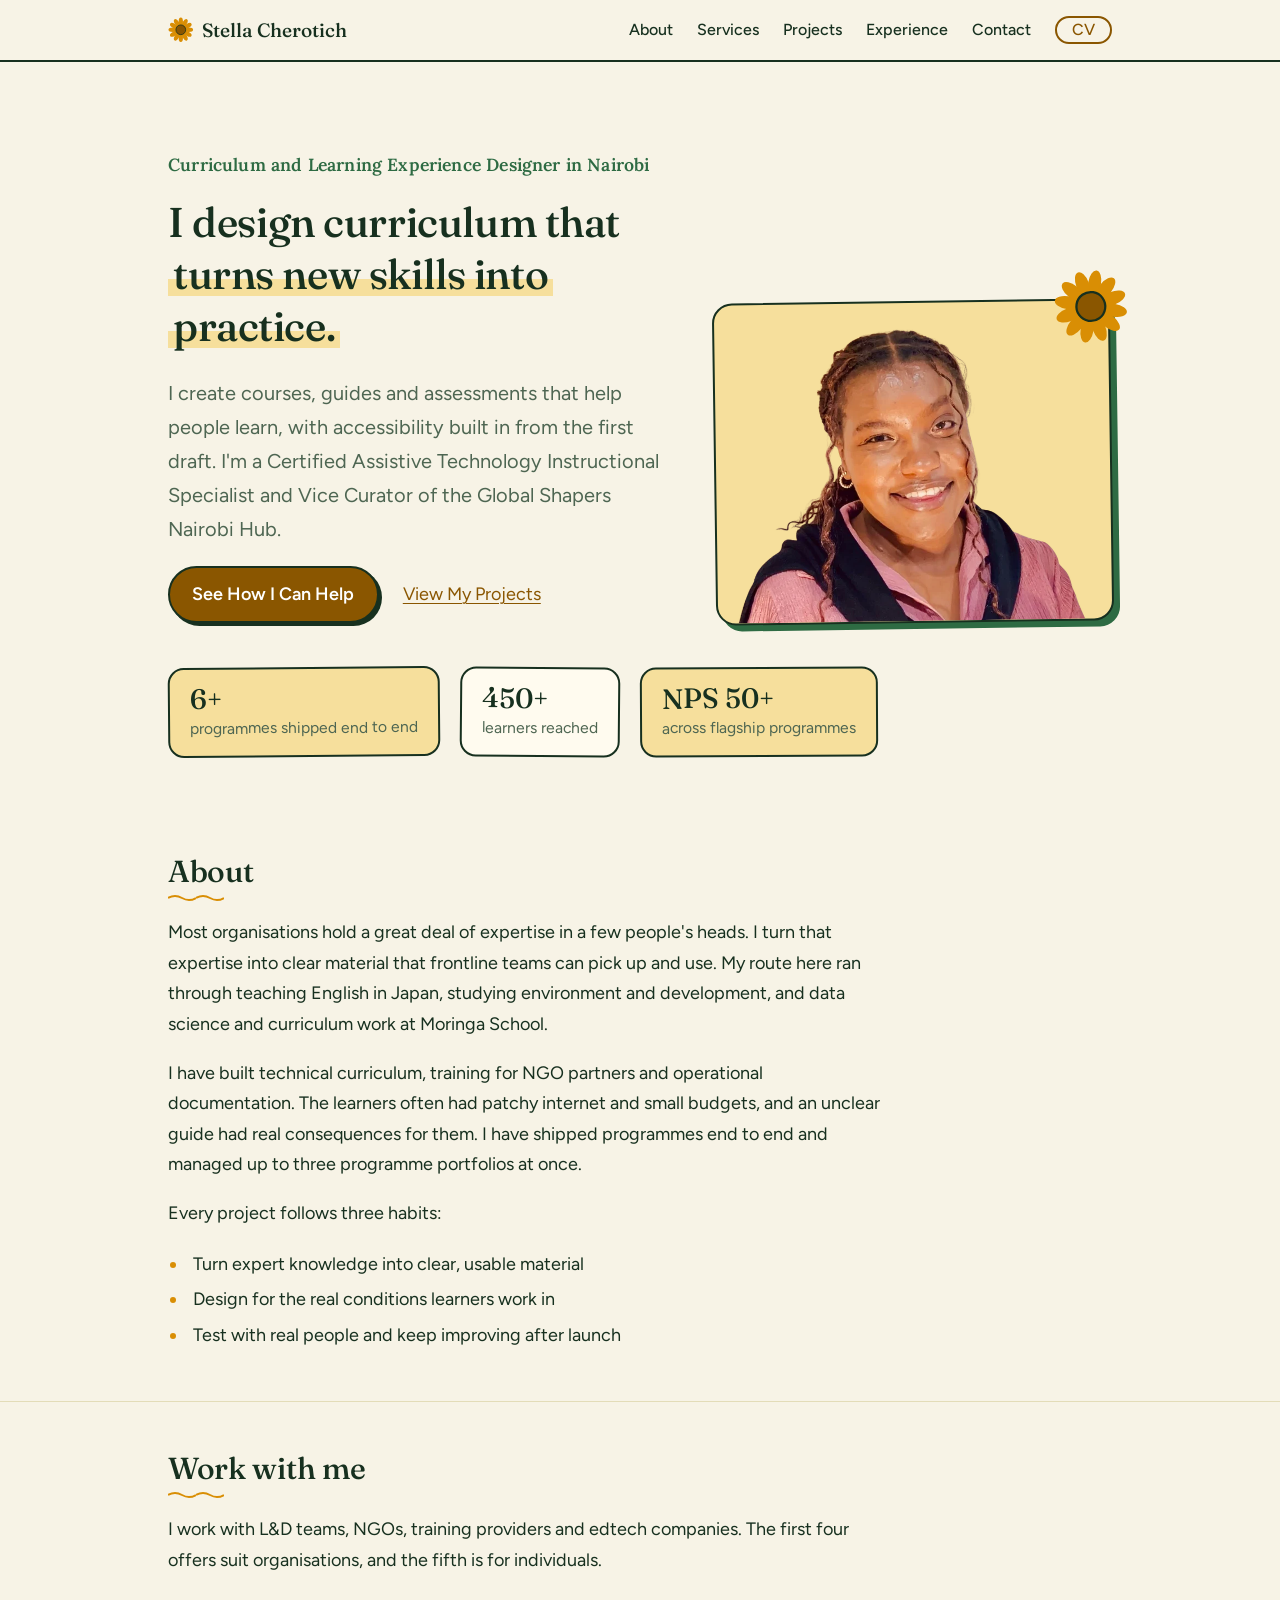
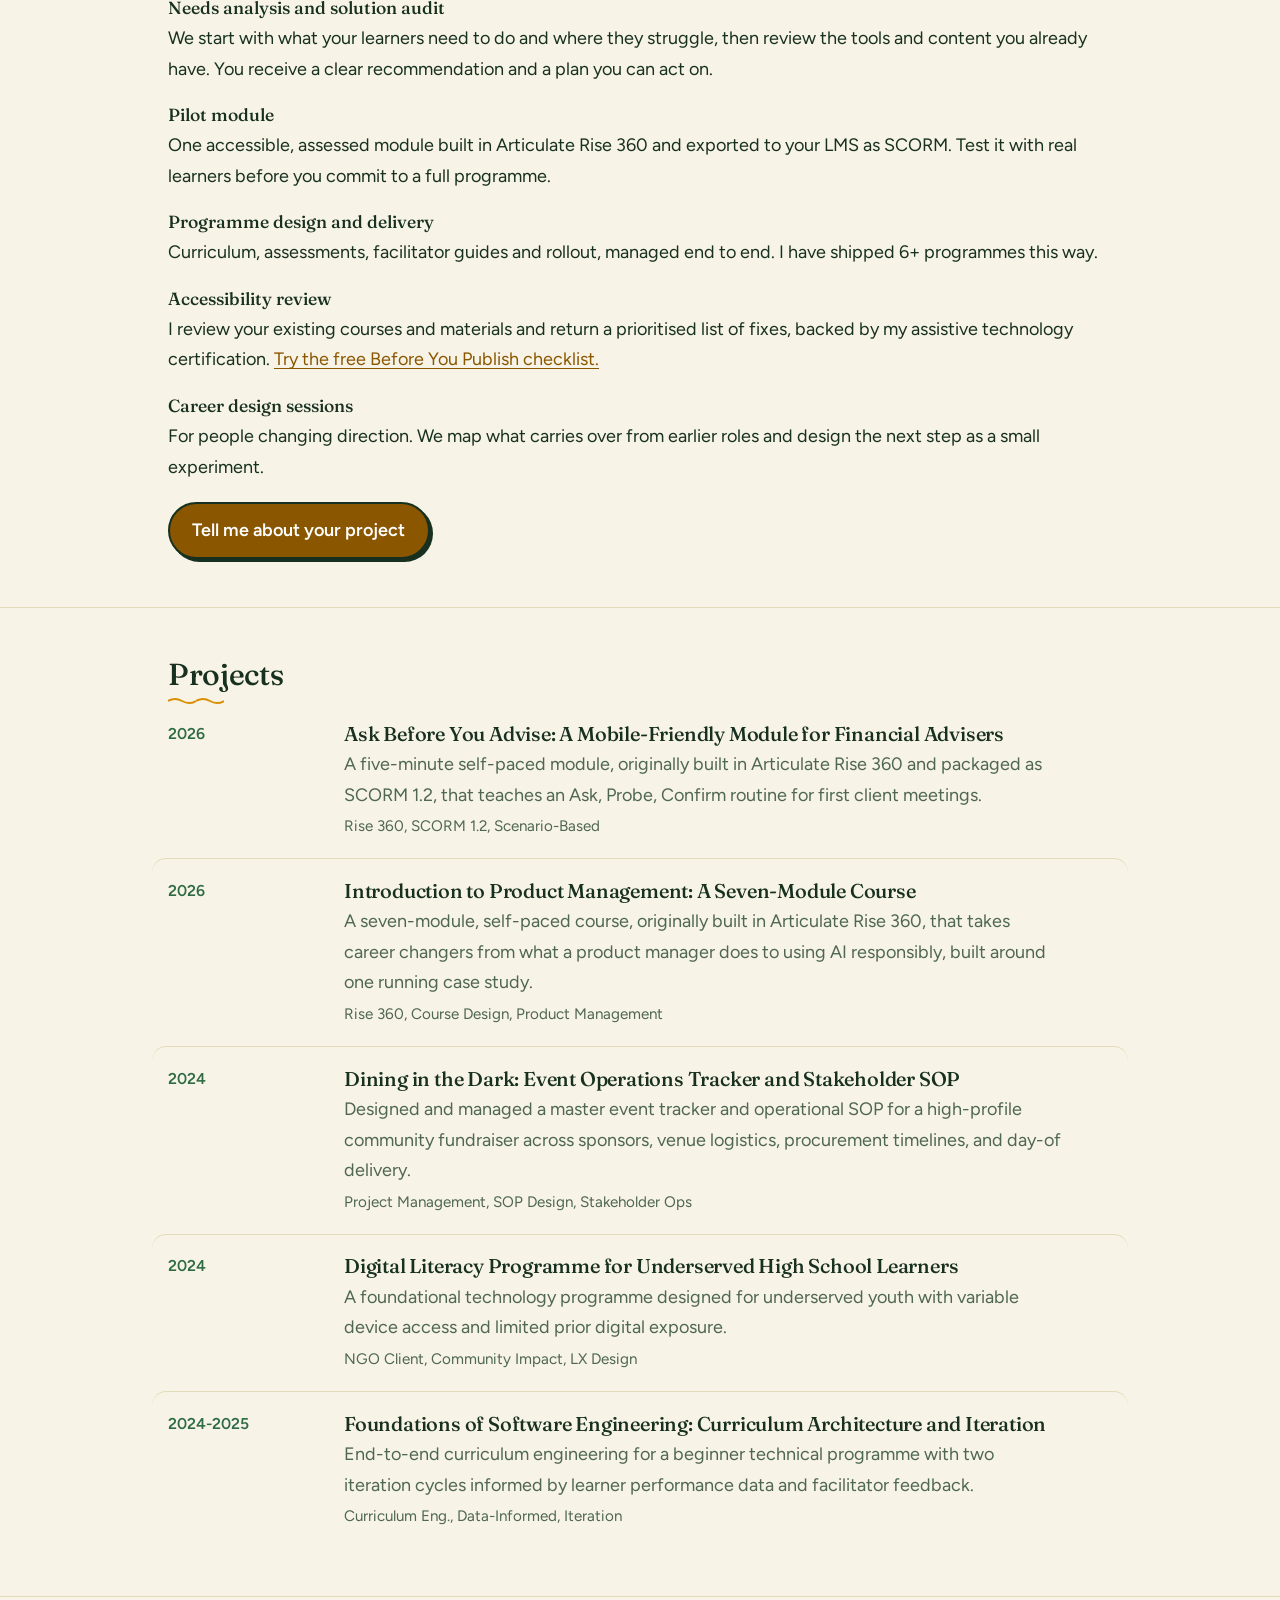
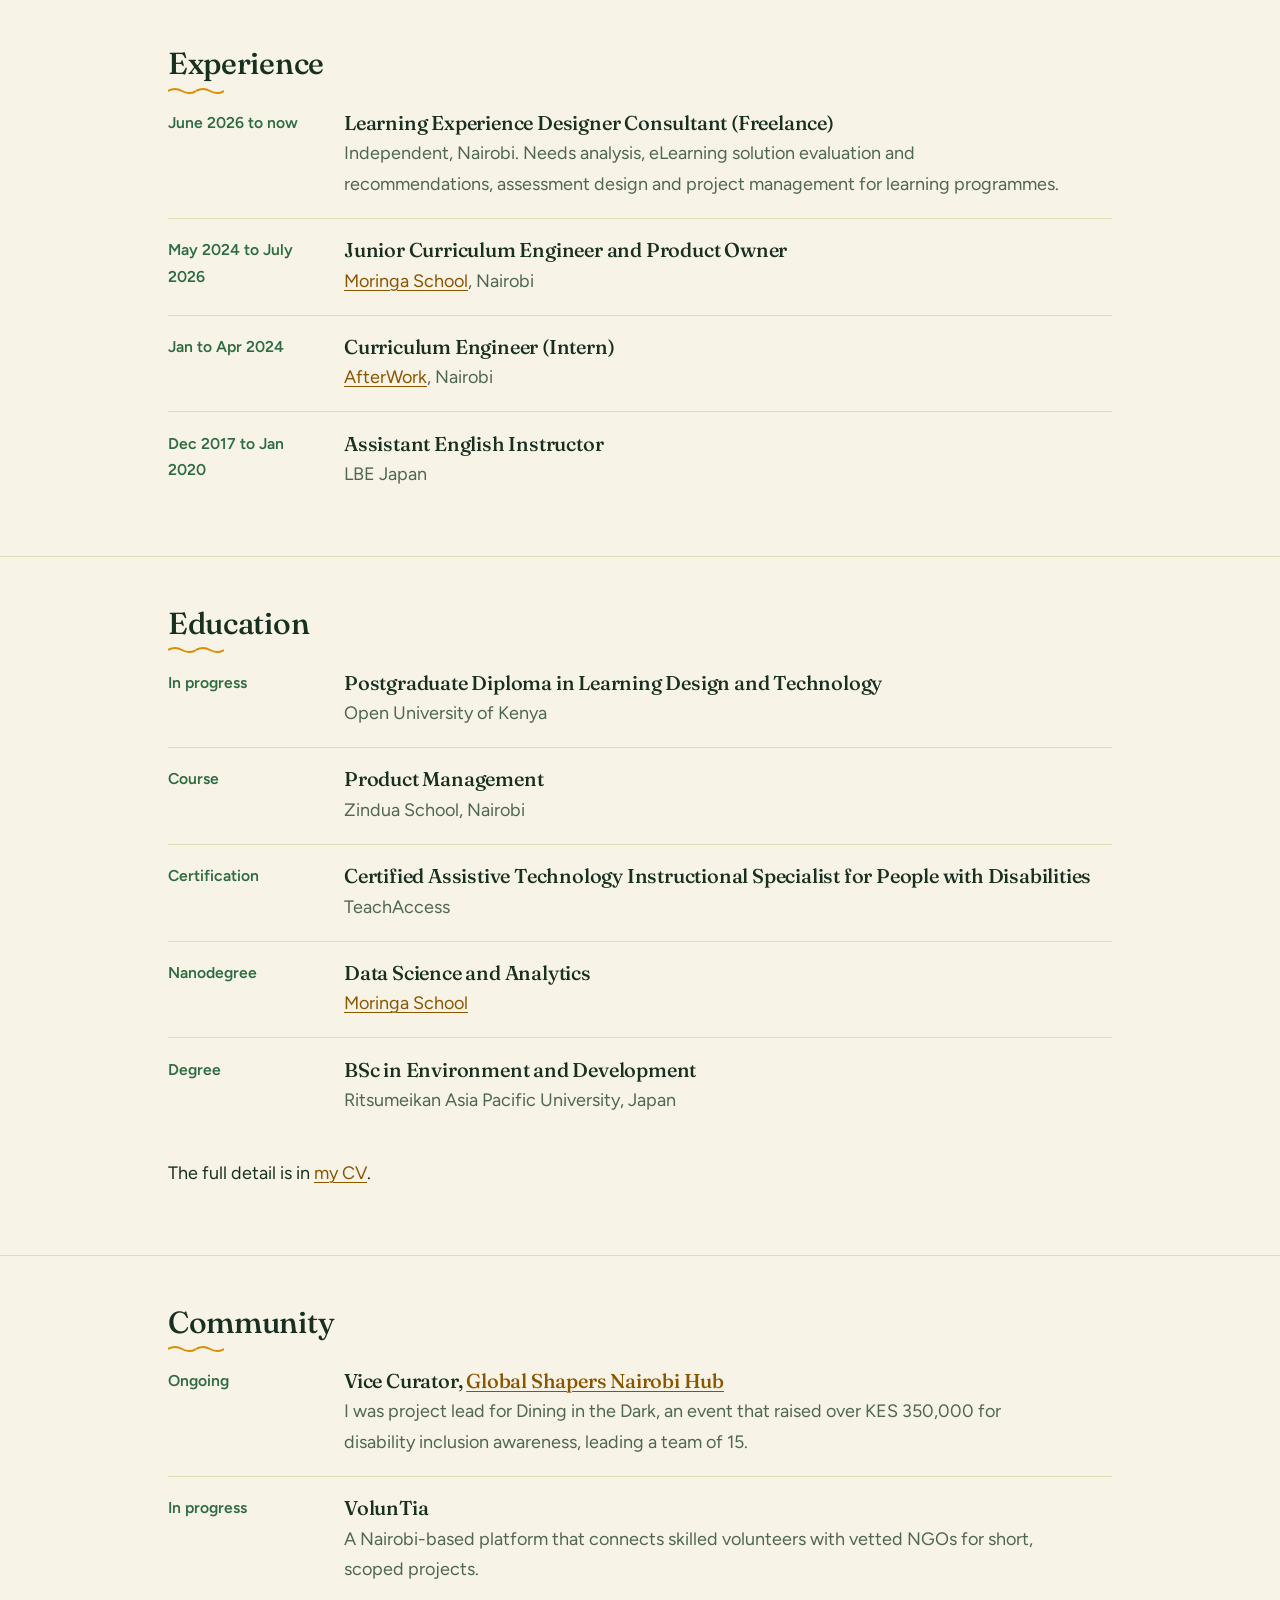
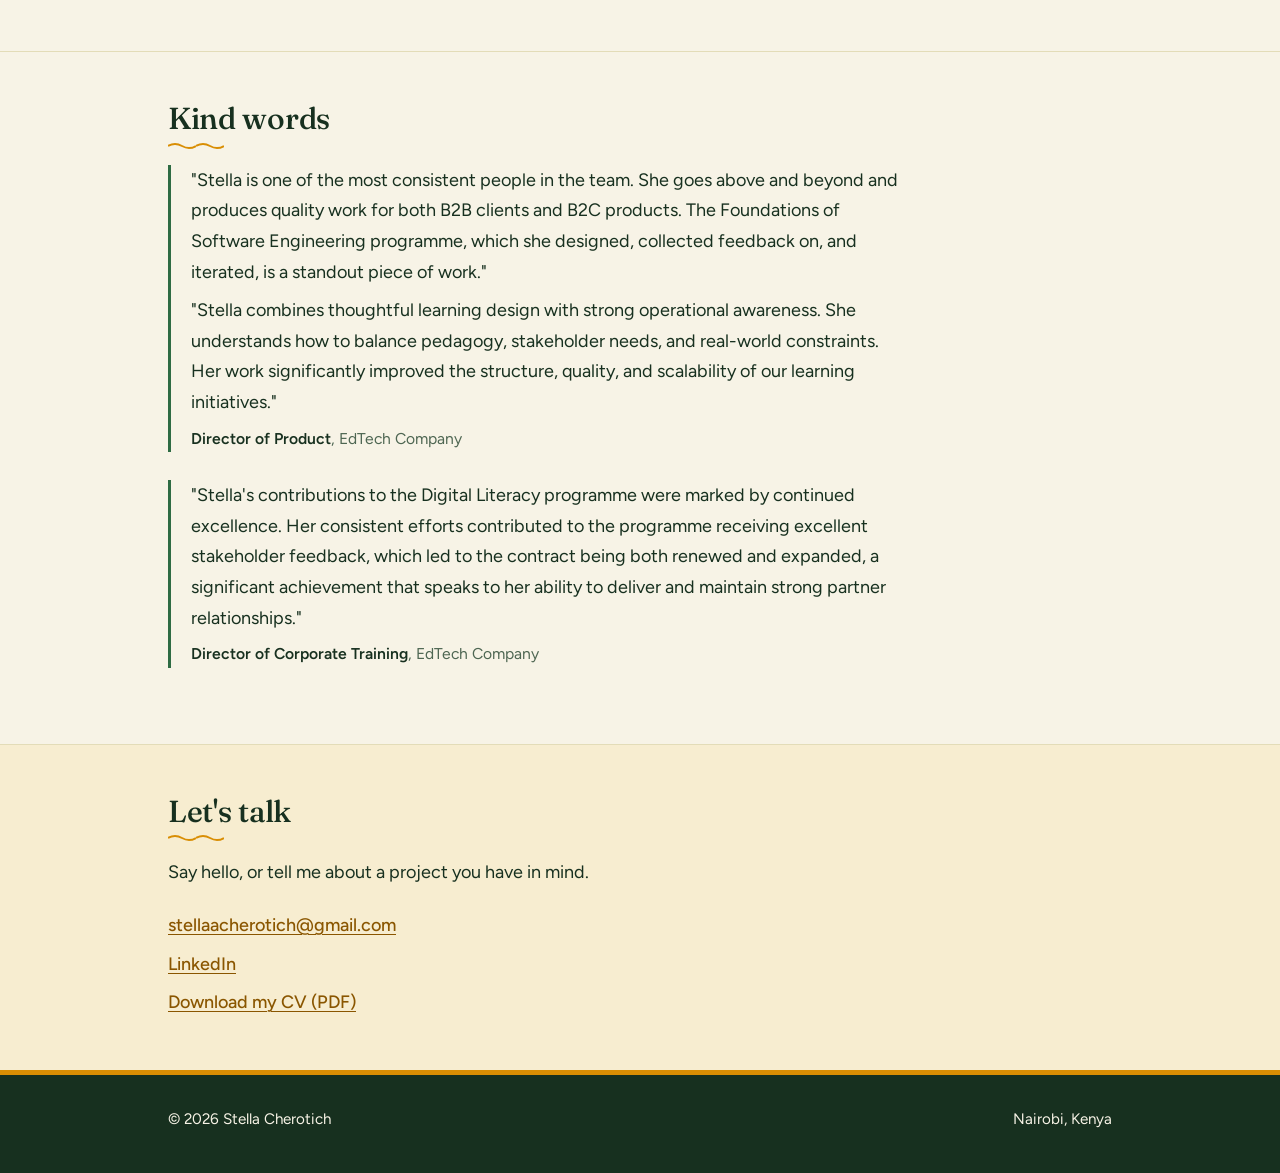
<file: index.html>
<!DOCTYPE html>
<html lang="en">
<head>
<meta charset="UTF-8">
<meta name="viewport" content="width=device-width, initial-scale=1.0">
<title>Stella Cherotich | Nairobi, Kenya</title>
<meta name="description" content="Stella Cherotich is a curriculum and learning experience designer in Nairobi, Kenya. She creates accessible courses, guides and assessments for teams, NGOs and training programmes.">
<link rel="canonical" href="https://stellacherotich.com/">
<meta property="og:type" content="website">
<meta property="og:site_name" content="Stella Cherotich">
<meta property="og:title" content="Stella Cherotich | Curriculum and Learning Experience Designer in Nairobi">
<meta property="og:description" content="Stella Cherotich is a curriculum and learning experience designer in Nairobi, Kenya. She creates accessible courses, guides and assessments for teams, NGOs and training programmes.">
<meta property="og:url" content="https://stellacherotich.com/">
<meta property="og:image" content="https://stellacherotich.com/images/og-home.jpg">
<meta property="og:image:width" content="1200">
<meta property="og:image:height" content="630">
<meta property="og:image:alt" content="Stella Cherotich smiling beside the line: I design curriculum that turns new skills into practice.">
<meta name="twitter:card" content="summary_large_image">
<meta name="twitter:title" content="Stella Cherotich | Curriculum and Learning Experience Designer in Nairobi">
<meta name="twitter:description" content="Stella Cherotich is a curriculum and learning experience designer in Nairobi, Kenya. She creates accessible courses, guides and assessments for teams, NGOs and training programmes.">
<meta name="twitter:image" content="https://stellacherotich.com/images/og-home.jpg">
<link rel="icon" href="data:image/svg+xml,<svg xmlns='http://www.w3.org/2000/svg' viewBox='0 0 32 32'><text y='26' font-size='28'>&#x1F33B;</text></svg>">
<link rel="preconnect" href="https://fonts.googleapis.com">
<link rel="preconnect" href="https://fonts.gstatic.com" crossorigin>
<link href="https://fonts.googleapis.com/css2?family=Fraunces:opsz,wght@9..144,400;9..144,500&family=Figtree:wght@400;500;600&family=Lora:wght@600&display=swap" rel="stylesheet">
<link rel="stylesheet" href="/style.css">
</head>
<body>
<a class="skip" href="#main">Skip to content</a>

<svg width="0" height="0" style="position:absolute" aria-hidden="true" focusable="false"><symbol id="sunflower" viewBox="0 0 100 100"><g fill="#D98E04"><ellipse cx="50" cy="19" rx="8.5" ry="17"/><ellipse cx="50" cy="19" rx="8.5" ry="17" transform="rotate(30 50 50)"/><ellipse cx="50" cy="19" rx="8.5" ry="17" transform="rotate(60 50 50)"/><ellipse cx="50" cy="19" rx="8.5" ry="17" transform="rotate(90 50 50)"/><ellipse cx="50" cy="19" rx="8.5" ry="17" transform="rotate(120 50 50)"/><ellipse cx="50" cy="19" rx="8.5" ry="17" transform="rotate(150 50 50)"/><ellipse cx="50" cy="19" rx="8.5" ry="17" transform="rotate(180 50 50)"/><ellipse cx="50" cy="19" rx="8.5" ry="17" transform="rotate(210 50 50)"/><ellipse cx="50" cy="19" rx="8.5" ry="17" transform="rotate(240 50 50)"/><ellipse cx="50" cy="19" rx="8.5" ry="17" transform="rotate(270 50 50)"/><ellipse cx="50" cy="19" rx="8.5" ry="17" transform="rotate(300 50 50)"/><ellipse cx="50" cy="19" rx="8.5" ry="17" transform="rotate(330 50 50)"/></g><circle cx="50" cy="50" r="19" fill="#8A5600"/><circle cx="50" cy="50" r="19" fill="none" stroke="#17301F" stroke-width="3"/></symbol></svg>

<header class="site-nav" id="main-nav"><div class="wrap">
  <a href="#home" class="brand"><svg class="brand-icon" viewBox="0 0 100 100" aria-hidden="true" focusable="false"><use href="#sunflower"/></svg>Stella Cherotich</a>
  <button class="nav-toggle" id="nav-toggle" type="button" aria-expanded="false" aria-controls="nav-links">Menu</button>
  <ul class="nav-links" id="nav-links">
    <li><a href="#about">About</a></li>
    <li><a href="#services">Services</a></li>
    <li><a href="#projects">Projects</a></li>
    <li><a href="#work">Experience</a></li>
    <li><a href="#contact">Contact</a></li>
    <li><a class="cv" href="/Stella-Cherotich-Kitur-CV.pdf" target="_blank" rel="noopener">CV</a></li>
  </ul>
</div></header>

<main id="main">
<section class="hero" id="home"><div class="wrap">
  <div class="hero-grid">
    <div class="hero-text">
      <p class="hello">Curriculum and Learning Experience Designer in Nairobi</p>
      <h1>I design curriculum that <span class="hl">turns new skills into practice.</span></h1>
      <p class="lede">I create courses, guides and assessments that help people learn, with accessibility built in from the first draft. I'm a Certified Assistive Technology Instructional Specialist and Vice Curator of the Global Shapers Nairobi Hub.</p>
      <div class="actions"><a class="btn" href="#services">See How I Can Help</a><a href="#projects">View My Projects</a></div>
    </div>
    <div class="portrait-wrap">
      <figure class="portrait"><img src="/images/stella-cherotich.webp" width="720" height="580" alt="Portrait of Stella Cherotich, smiling" fetchpriority="high"></figure>
      <svg class="sticker" viewBox="0 0 100 100" aria-hidden="true" focusable="false"><use href="#sunflower"/></svg>
    </div>
  </div>
  <ul class="results" aria-label="Results so far">
    <li><b>6+</b><span>programmes shipped end to end</span></li>
    <li><b>450+</b><span>learners reached</span></li>
    <li><b>NPS 50+</b><span>across flagship programmes</span></li>
  </ul>
</div></section>

<section class="block" id="about" aria-labelledby="about-h"><div class="wrap">
  <h2 id="about-h">About</h2>
  <p>Most organisations hold a great deal of expertise in a few people's heads. I turn that expertise into clear material that frontline teams can pick up and use. My route here ran through teaching English in Japan, studying environment and development, and data science and curriculum work at Moringa School.</p>
  <p>I have built technical curriculum, training for NGO partners and operational documentation. The learners often had patchy internet and small budgets, and an unclear guide had real consequences for them. I have shipped programmes end to end and managed up to three programme portfolios at once.</p>
  <p>Every project follows three habits:</p>
  <ul class="goals">
    <li>Turn expert knowledge into clear, usable material</li>
    <li>Design for the real conditions learners work in</li>
    <li>Test with real people and keep improving after launch</li>
  </ul>
</div></section>

<section class="block" id="services" aria-labelledby="services-h"><div class="wrap">
  <h2 id="services-h">Work with me</h2>
  <p>I work with L&amp;D teams, NGOs, training providers and edtech companies. The first four offers suit organisations, and the fifth is for individuals.</p>
  <ul class="services">
    <li><strong>Needs analysis and solution audit</strong>We start with what your learners need to do and where they struggle, then review the tools and content you already have. You receive a clear recommendation and a plan you can act on.</li>
    <li><strong>Pilot module</strong>One accessible, assessed module built in Articulate Rise 360 and exported to your LMS as SCORM. Test it with real learners before you commit to a full programme.</li>
    <li><strong>Programme design and delivery</strong>Curriculum, assessments, facilitator guides and rollout, managed end to end. I have shipped 6+ programmes this way.</li>
    <li><strong>Accessibility review</strong>I review your existing courses and materials and return a prioritised list of fixes, backed by my assistive technology certification. <a href="/checklist/" target="_blank" rel="noopener">Try the free Before You Publish checklist.</a></li>
    <li><strong>Career design sessions</strong>For people changing direction. We map what carries over from earlier roles and design the next step as a small experiment.</li>
  </ul>
  <div class="actions"><a class="btn" href="mailto:stellaacherotich@gmail.com?subject=Learning%20design%20project" target="_blank" rel="noopener">Tell me about your project</a></div>
</div></section>

<section class="block" id="projects" aria-labelledby="projects-h"><div class="wrap">
  <h2 id="projects-h">Projects</h2>
  <div class="list" id="work-grid"><noscript><p><a href="/work/ask-before-you-advise/">Ask Before You Advise</a>, <a href="/work/dining-in-the-dark-event-ops-tracker/">Dining in the Dark</a>, <a href="/work/digital-literacy-programme/">Digital Literacy Programme</a>, <a href="/work/foundations-software-engineering/">Foundations of Software Engineering</a>.</p></noscript></div>
</div></section>

<section class="block" id="work" aria-labelledby="work-h"><div class="wrap">
  <h2 id="work-h">Experience</h2>
  <div class="list">
    <div class="row"><span class="row-date">June 2026 to now</span><div><h3 class="row-title">Learning Experience Designer Consultant (Freelance)</h3><p class="row-sub">Independent, Nairobi. Needs analysis, eLearning solution evaluation and recommendations, assessment design and project management for learning programmes.</p></div></div>
    <div class="row"><span class="row-date">May 2024 to July 2026</span><div><h3 class="row-title">Junior Curriculum Engineer and Product Owner</h3><p class="row-sub"><a href="https://moringaschool.com/" target="_blank" rel="noopener">Moringa School</a>, Nairobi</p></div></div>
    <div class="row"><span class="row-date">Jan to Apr 2024</span><div><h3 class="row-title">Curriculum Engineer (Intern)</h3><p class="row-sub"><a href="https://www.afterwork.ai/" target="_blank" rel="noopener">AfterWork</a>, Nairobi</p></div></div>
    <div class="row"><span class="row-date">Dec 2017 to Jan 2020</span><div><h3 class="row-title">Assistant English Instructor</h3><p class="row-sub">LBE Japan</p></div></div>
  </div>
</div></section>

<section class="block" id="education" aria-labelledby="edu-h"><div class="wrap">
  <h2 id="edu-h">Education</h2>
  <div class="list">
    <div class="row"><span class="row-date">In progress</span><div><h3 class="row-title">Postgraduate Diploma in Learning Design and Technology</h3><p class="row-sub">Open University of Kenya</p></div></div>
    <div class="row"><span class="row-date">Course</span><div><h3 class="row-title">Product Management</h3><p class="row-sub">Zindua School, Nairobi</p></div></div>
    <div class="row"><span class="row-date">Certification</span><div><h3 class="row-title">Certified Assistive Technology Instructional Specialist for People with Disabilities</h3><p class="row-sub">TeachAccess</p></div></div>
    <div class="row"><span class="row-date">Nanodegree</span><div><h3 class="row-title">Data Science and Analytics</h3><p class="row-sub"><a href="https://moringaschool.com/" target="_blank" rel="noopener">Moringa School</a></p></div></div>
    <div class="row"><span class="row-date">Degree</span><div><h3 class="row-title">BSc in Environment and Development</h3><p class="row-sub">Ritsumeikan Asia Pacific University, Japan</p></div></div>
  </div>
  <p style="margin-top:1.5rem">The full detail is in <a href="/Stella-Cherotich-Kitur-CV.pdf" target="_blank" rel="noopener">my CV</a>.</p>
</div></section>

<section class="block" id="community" aria-labelledby="comm-h"><div class="wrap">
  <h2 id="comm-h">Community</h2>
  <div class="list">
    <div class="row"><span class="row-date">Ongoing</span><div><h3 class="row-title">Vice Curator, <a href="https://www.globalshapersnairobi.com/" target="_blank" rel="noopener">Global Shapers Nairobi Hub</a></h3><p class="row-sub">I was project lead for Dining in the Dark, an event that raised over KES 350,000 for disability inclusion awareness, leading a team of 15.</p></div></div>
    <div class="row"><span class="row-date">In progress</span><div><h3 class="row-title">VolunTia</h3><p class="row-sub">A Nairobi-based platform that connects skilled volunteers with vetted NGOs for short, scoped projects.</p></div></div>
  </div>
</div></section>

<section class="block" aria-labelledby="kind-h"><div class="wrap">
  <h2 id="kind-h">Kind words</h2>
  <blockquote><p>"Stella is one of the most consistent people in the team. She goes above and beyond and produces quality work for both B2B clients and B2C products. The Foundations of Software Engineering programme, which she designed, collected feedback on, and iterated, is a standout piece of work."</p><p>"Stella combines thoughtful learning design with strong operational awareness. She understands how to balance pedagogy, stakeholder needs, and real-world constraints. Her work significantly improved the structure, quality, and scalability of our learning initiatives."</p><footer><b>Director of Product</b>, EdTech Company</footer></blockquote>
  <blockquote><p>"Stella's contributions to the Digital Literacy programme were marked by continued excellence. Her consistent efforts contributed to the programme receiving excellent stakeholder feedback, which led to the contract being both renewed and expanded, a significant achievement that speaks to her ability to deliver and maintain strong partner relationships."</p><footer><b>Director of Corporate Training</b>, EdTech Company</footer></blockquote>
</div></section>

<section class="block contact" id="contact" aria-labelledby="contact-h"><div class="wrap">
  <h2 id="contact-h">Let's talk</h2>
  <p>Say hello, or tell me about a project you have in mind.</p>
  <ul class="contact-list">
    <li><a href="mailto:stellaacherotich@gmail.com" target="_blank" rel="noopener">stellaacherotich@gmail.com</a></li>
    <li><a href="https://www.linkedin.com/in/stella-cherotich/" target="_blank" rel="noopener">LinkedIn</a></li>
    <li><a href="/Stella-Cherotich-Kitur-CV.pdf" target="_blank" rel="noopener">Download my CV (PDF)</a></li>
  </ul>
</div></section>
</main>

<footer class="site"><div class="wrap"><span>© 2026 Stella Cherotich</span><span>Nairobi, Kenya</span></div></footer>

<script src="/data/projects.js"></script>
<script>
  const grid = document.getElementById('work-grid');
  if (grid && Array.isArray(window.PROJECTS)) {
    const frag = document.createDocumentFragment();
    window.PROJECTS.forEach((p) => {
      const a = document.createElement('a');
      a.className = 'row';
      a.href = `/work/${encodeURIComponent(String(p.slug || ''))}/`;
      const date = document.createElement('span');
      date.className = 'row-date';
      date.textContent = String(p.year || '');
      const body = document.createElement('div');
      const t = document.createElement('h3');
      t.className = 'row-title';
      t.textContent = String(p.title || '');
      const s = document.createElement('p');
      s.className = 'row-sub';
      s.textContent = String(p.summary || '');
      const tags = document.createElement('p');
      tags.className = 'row-tags';
      (Array.isArray(p.tags) ? p.tags : []).forEach((x) => {
        const el = document.createElement('span');
        el.textContent = String(x || '');
        tags.appendChild(el);
      });
      body.append(t, s, tags);
      a.append(date, body);
      frag.appendChild(a);
    });
    grid.replaceChildren(frag);
  }
  const toggle = document.getElementById('nav-toggle');
  const navLinks = document.getElementById('nav-links');
  function setMenu(open) {
    navLinks.classList.toggle('open', open);
    toggle.setAttribute('aria-expanded', String(open));
  }
  toggle.addEventListener('click', () => setMenu(!navLinks.classList.contains('open')));
  navLinks.querySelectorAll('a').forEach((a) => a.addEventListener('click', () => setMenu(false)));
  document.addEventListener('keydown', (e) => { if (e.key === 'Escape') setMenu(false); });
</script>
</body>
</html>
</file>
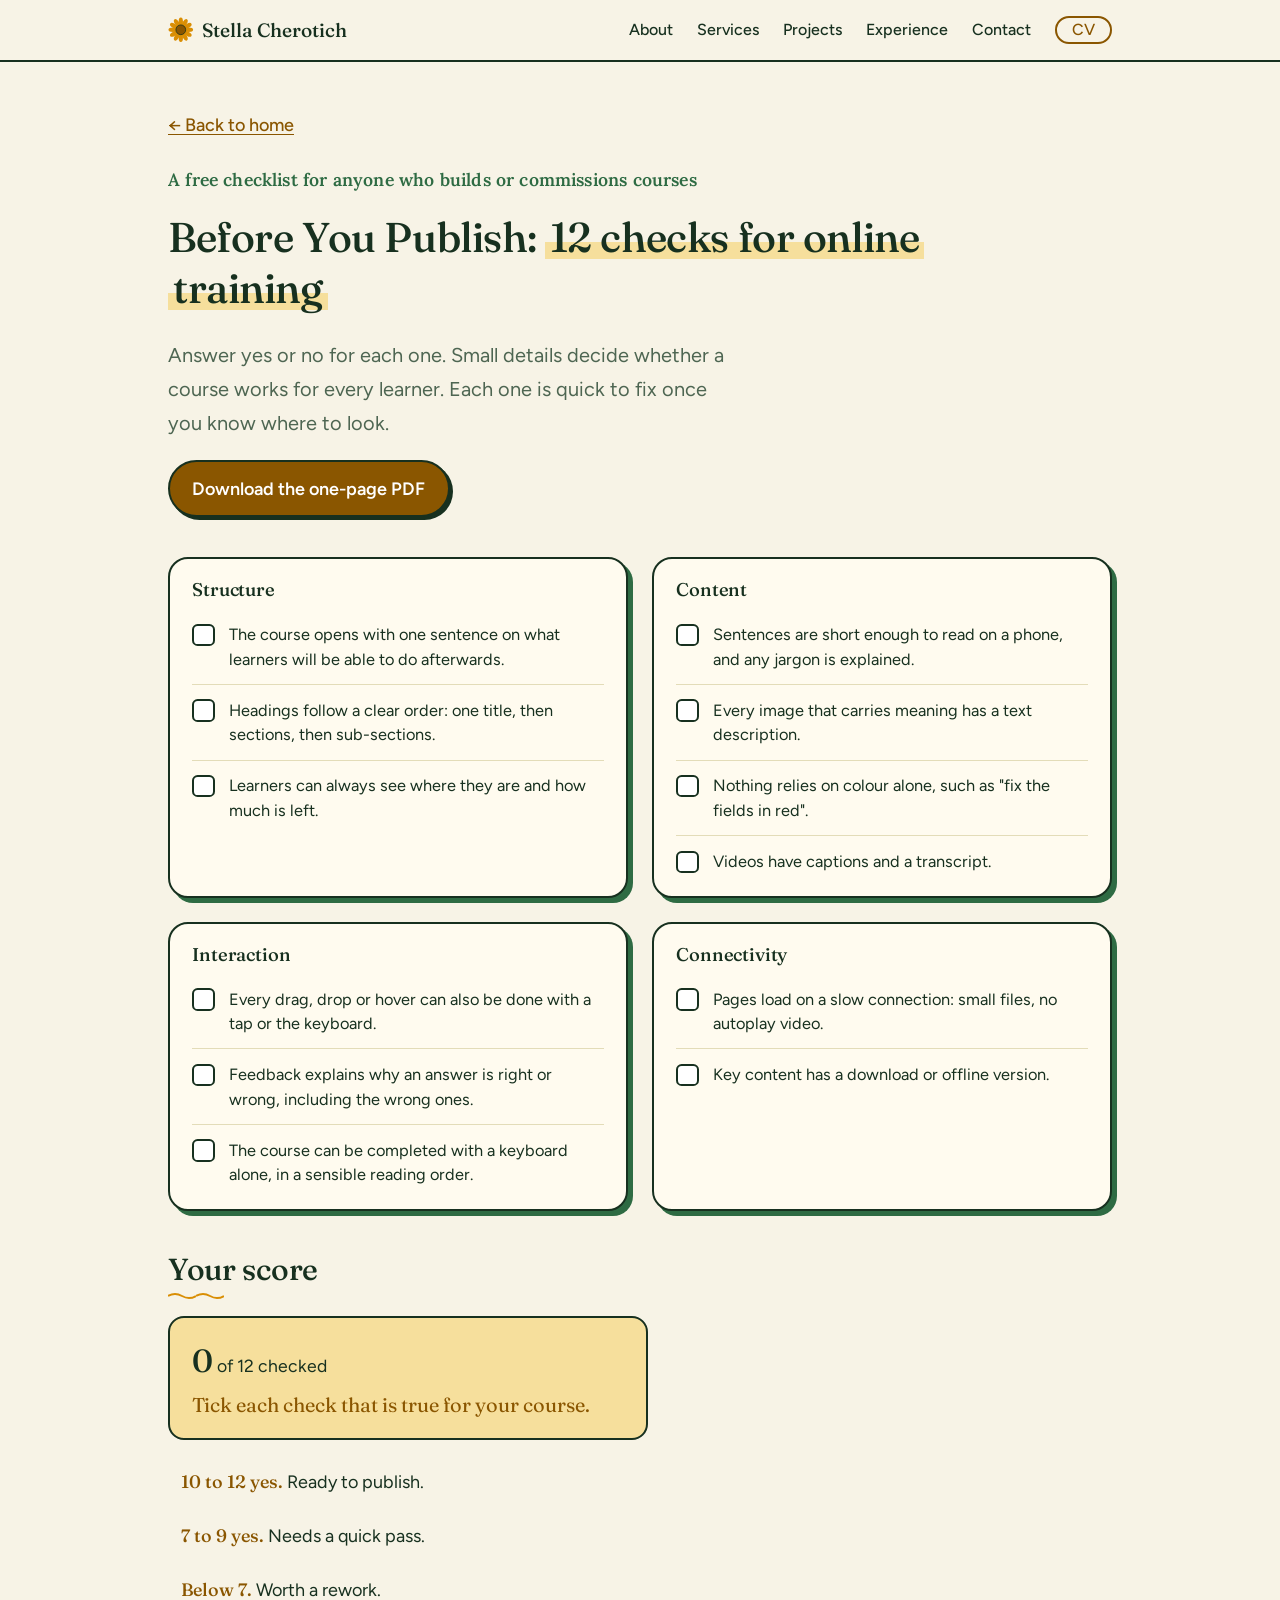
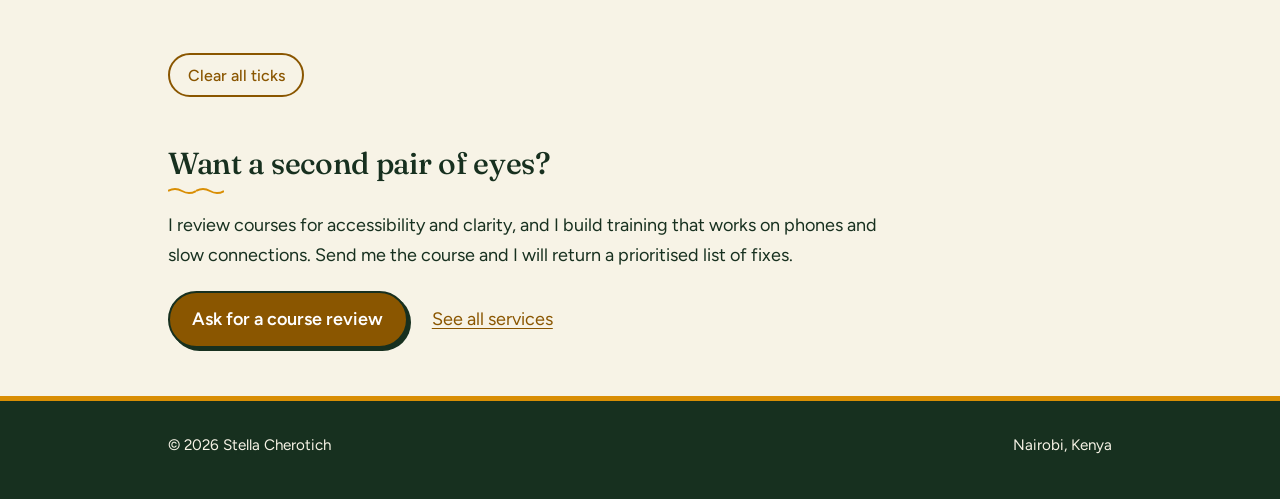
<file: checklist/index.html>
<!doctype html>
<html lang="en">
<head>
<meta charset="utf-8">
<meta name="viewport" content="width=device-width,initial-scale=1">
<title>Before You Publish: 12 Checks for Online Training | Stella Cherotich</title>
<meta name="description" content="A free one-page checklist for anyone who builds or commissions online courses. Twelve yes or no checks on structure, content, interaction and connectivity.">
<link rel="canonical" href="https://stellacherotich.com/checklist/">
<meta property="og:type" content="article">
<meta property="og:site_name" content="Stella Cherotich">
<meta property="og:title" content="Before You Publish: 12 Checks for Online Training | Stella Cherotich">
<meta property="og:description" content="A free one-page checklist for anyone who builds or commissions online courses. Twelve yes or no checks on structure, content, interaction and connectivity.">
<meta property="og:url" content="https://stellacherotich.com/checklist/">
<meta property="og:image" content="https://stellacherotich.com/images/og-home.jpg">
<meta property="og:image:width" content="1200">
<meta property="og:image:height" content="630">
<meta name="twitter:card" content="summary_large_image">
<meta name="twitter:title" content="Before You Publish: 12 Checks for Online Training | Stella Cherotich">
<meta name="twitter:description" content="A free one-page checklist for anyone who builds or commissions online courses. Twelve yes or no checks on structure, content, interaction and connectivity.">
<meta name="twitter:image" content="https://stellacherotich.com/images/og-home.jpg">
<link rel="preconnect" href="https://fonts.googleapis.com">
<link rel="preconnect" href="https://fonts.gstatic.com" crossorigin>
<link href="https://fonts.googleapis.com/css2?family=Fraunces:opsz,wght@9..144,400;9..144,500&family=Figtree:wght@400;500;600&family=Lora:wght@600&display=swap" rel="stylesheet">
<link rel="stylesheet" href="/style.css">
</head>
<body>
<a class="skip" href="#main">Skip to content</a>
<header class="site-nav" id="main-nav"><div class="wrap">
  <a href="/" class="brand"><svg class="brand-icon" viewBox="0 0 100 100" aria-hidden="true" focusable="false"><g fill="#D98E04"><ellipse cx="50" cy="19" rx="8.5" ry="17" transform="rotate(0 50 50)"/><ellipse cx="50" cy="19" rx="8.5" ry="17" transform="rotate(30 50 50)"/><ellipse cx="50" cy="19" rx="8.5" ry="17" transform="rotate(60 50 50)"/><ellipse cx="50" cy="19" rx="8.5" ry="17" transform="rotate(90 50 50)"/><ellipse cx="50" cy="19" rx="8.5" ry="17" transform="rotate(120 50 50)"/><ellipse cx="50" cy="19" rx="8.5" ry="17" transform="rotate(150 50 50)"/><ellipse cx="50" cy="19" rx="8.5" ry="17" transform="rotate(180 50 50)"/><ellipse cx="50" cy="19" rx="8.5" ry="17" transform="rotate(210 50 50)"/><ellipse cx="50" cy="19" rx="8.5" ry="17" transform="rotate(240 50 50)"/><ellipse cx="50" cy="19" rx="8.5" ry="17" transform="rotate(270 50 50)"/><ellipse cx="50" cy="19" rx="8.5" ry="17" transform="rotate(300 50 50)"/><ellipse cx="50" cy="19" rx="8.5" ry="17" transform="rotate(330 50 50)"/></g><circle cx="50" cy="50" r="19" fill="#8A5600"/><circle cx="50" cy="50" r="19" fill="none" stroke="#17301F" stroke-width="3"/></svg>Stella Cherotich</a>
  <button class="nav-toggle" id="nav-toggle" type="button" aria-expanded="false" aria-controls="nav-links">Menu</button>
  <ul class="nav-links" id="nav-links">
    <li><a href="/#about">About</a></li>
    <li><a href="/#services">Services</a></li>
    <li><a href="/#projects">Projects</a></li>
    <li><a href="/#work">Experience</a></li>
    <li><a href="/#contact">Contact</a></li>
    <li><a class="cv" href="/Stella-Cherotich-Kitur-CV.pdf" target="_blank" rel="noopener">CV</a></li>
  </ul>
</div></header>

<main id="main">
<section class="block checklist-page"><div class="wrap">
  <a class="back" href="/">&larr; Back to home</a>
  <p class="hello">A free checklist for anyone who builds or commissions courses</p>
  <h1>Before You Publish: <span class="hl">12 checks for online training</span></h1>
  <p class="lede">Answer yes or no for each one. Small details decide whether a course works for every learner. Each one is quick to fix once you know where to look.</p>
  <div class="actions"><a class="btn" href="/Before-You-Publish-Checklist.pdf" target="_blank" rel="noopener">Download the one-page PDF</a></div>

  <div class="check-grid">
<div class="check-group"><h3>Structure</h3><ol class="checks" start="1"><li><label><input type="checkbox" class="chk"><span>The course opens with one sentence on what learners will be able to do afterwards.</span></label></li><li><label><input type="checkbox" class="chk"><span>Headings follow a clear order: one title, then sections, then sub-sections.</span></label></li><li><label><input type="checkbox" class="chk"><span>Learners can always see where they are and how much is left.</span></label></li></ol></div>
<div class="check-group"><h3>Content</h3><ol class="checks" start="4"><li><label><input type="checkbox" class="chk"><span>Sentences are short enough to read on a phone, and any jargon is explained.</span></label></li><li><label><input type="checkbox" class="chk"><span>Every image that carries meaning has a text description.</span></label></li><li><label><input type="checkbox" class="chk"><span>Nothing relies on colour alone, such as "fix the fields in red".</span></label></li><li><label><input type="checkbox" class="chk"><span>Videos have captions and a transcript.</span></label></li></ol></div>
<div class="check-group"><h3>Interaction</h3><ol class="checks" start="8"><li><label><input type="checkbox" class="chk"><span>Every drag, drop or hover can also be done with a tap or the keyboard.</span></label></li><li><label><input type="checkbox" class="chk"><span>Feedback explains why an answer is right or wrong, including the wrong ones.</span></label></li><li><label><input type="checkbox" class="chk"><span>The course can be completed with a keyboard alone, in a sensible reading order.</span></label></li></ol></div>
<div class="check-group"><h3>Connectivity</h3><ol class="checks" start="11"><li><label><input type="checkbox" class="chk"><span>Pages load on a slow connection: small files, no autoplay video.</span></label></li><li><label><input type="checkbox" class="chk"><span>Key content has a download or offline version.</span></label></li></ol></div>
  </div>

  <h2 id="score-h">Your score</h2>
  <div class="score-box" role="status" aria-live="polite">
    <p class="score-count"><b id="score-n">0</b> of 12 checked</p>
    <p class="score-verdict" id="score-verdict">Tick each check that is true for your course.</p>
  </div>
  <ul class="score-list">
    <li data-band="high"><strong>10 to 12 yes.</strong> Ready to publish.</li>
    <li data-band="mid"><strong>7 to 9 yes.</strong> Needs a quick pass.</li>
    <li data-band="low"><strong>Below 7.</strong> Worth a rework.</li>
  </ul>
  <button class="reset" id="reset" type="button">Clear all ticks</button>

  <h2>Want a second pair of eyes?</h2>
  <p>I review courses for accessibility and clarity, and I build training that works on phones and slow connections. Send me the course and I will return a prioritised list of fixes.</p>
  <div class="actions"><a class="btn" href="mailto:stellaacherotich@gmail.com?subject=Course%20review" target="_blank" rel="noopener">Ask for a course review</a><a href="/#services">See all services</a></div>
</div></section>
</main>

<footer class="site"><div class="wrap"><span>© 2026 Stella Cherotich</span><span>Nairobi, Kenya</span></div></footer>

<script>
  (function () {
    var boxes = document.querySelectorAll('.chk');
    var n = document.getElementById('score-n');
    var verdict = document.getElementById('score-verdict');
    var bands = document.querySelectorAll('.score-list li');
    function update() {
      var c = 0;
      boxes.forEach(function (b) { if (b.checked) c++; });
      n.textContent = c;
      var band = c >= 10 ? 'high' : c >= 7 ? 'mid' : 'low';
      verdict.textContent = c === 0 ? 'Tick each check that is true for your course.' :
        band === 'high' ? 'Ready to publish.' : band === 'mid' ? 'Needs a quick pass.' : 'Worth a rework.';
      bands.forEach(function (li) { li.classList.toggle('on', c > 0 && li.dataset.band === band); });
    }
    boxes.forEach(function (b) { b.addEventListener('change', update); });
    document.getElementById('reset').addEventListener('click', function () {
      boxes.forEach(function (b) { b.checked = false; });
      update();
    });
    update();
  })();
  (function () {
    var toggle = document.getElementById('nav-toggle');
    var links = document.getElementById('nav-links');
    function setMenu(open) { links.classList.toggle('open', open); toggle.setAttribute('aria-expanded', String(open)); }
    toggle.addEventListener('click', function () { setMenu(!links.classList.contains('open')); });
    links.querySelectorAll('a').forEach(function (a) { a.addEventListener('click', function () { setMenu(false); }); });
    document.addEventListener('keydown', function (e) { if (e.key === 'Escape') setMenu(false); });
  })();
</script>
</body>
</html>
</file>
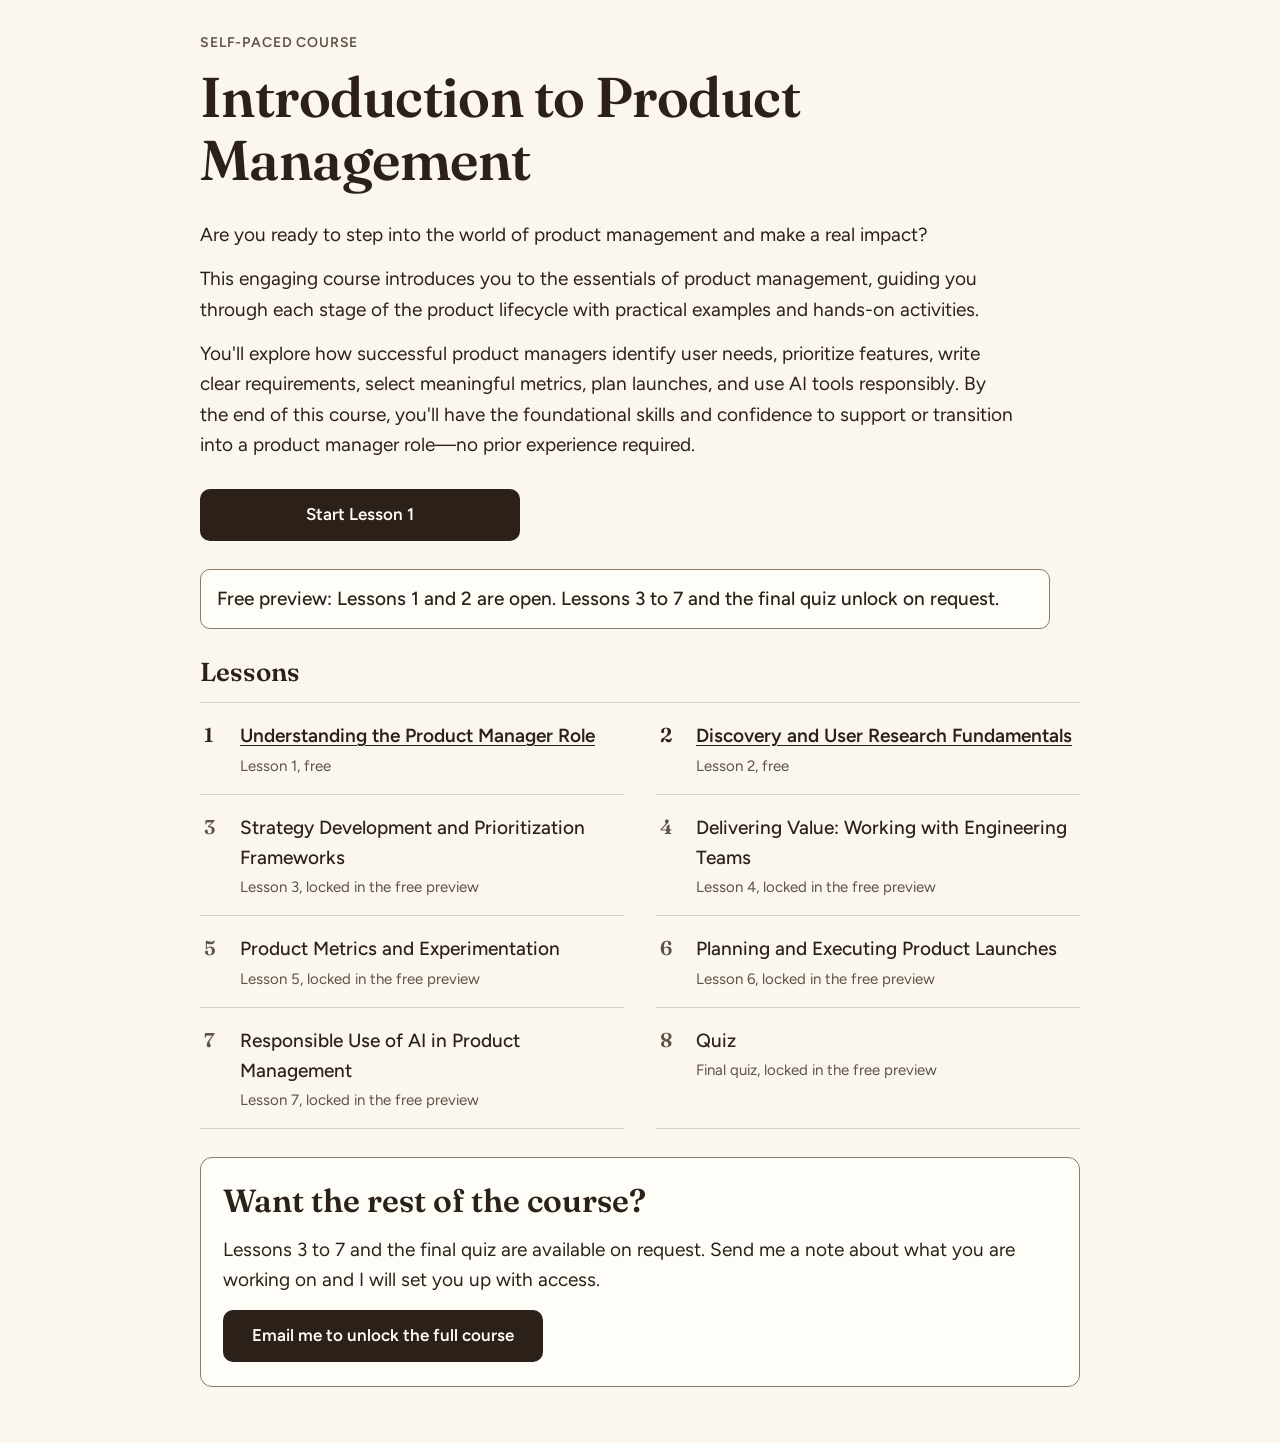
<file: introduction-to-product-management/index.html>
<!doctype html>
<html lang="en">
<head>
<meta charset="utf-8">
<meta name="viewport" content="width=device-width, initial-scale=1">
<title>Introduction to Product Management | Stella Cherotich</title>
<meta name="description" content="A self-paced introduction to product management built around Mwangaza, a fictional learning app. Lessons 1 and 2 are open as a free preview.">
<script src="./react.production.min.js"></script>
<script src="./react-dom.production.min.js"></script>
<script src="./support.js"></script>
</head>
<body>
<x-dc>
<helmet>
<link rel="stylesheet" href="https://fonts.googleapis.com/css2?family=Figtree:wght@400;500;600;700&amp;family=Fraunces:opsz,wght@9..144,500;9..144,600&amp;display=swap">
<style>
body{margin:0;background:#FBF6EE}
a{color:#7A3E12}a:hover{color:#4F2607}
a:focus-visible,button:focus-visible,input:focus-visible{outline:3px solid #1D4F7A;outline-offset:3px;border-radius:6px}
main p{max-width:68ch}
</style>
</helmet>
<div style="background: #FBF6EE; color: #2B2118; font-family: Figtree, system-ui, sans-serif; font-size: clamp(17px, 0.25vw + 16px, 19px); line-height: 1.6; min-height: 100vh">
<main style="max-width: 960px; margin: 0 auto; padding: 32px clamp(20px, 4vw, 40px) 56px; box-sizing: border-box; display: flex; flex-direction: column; gap: 28px">
<header style="display: flex; flex-direction: column; gap: 12px">
<p style="margin: 0; font-size: 14px; font-weight: 600; letter-spacing: 0.06em; text-transform: uppercase; color: #5E5246">Self-paced course</p>
<h1 style="margin: 0; font-family: Fraunces, Georgia, serif; font-weight: 600; font-size: clamp(36px, 3.5vw + 22px, 56px); line-height: 1.12; letter-spacing: -0.01em">Introduction to Product Management</h1>
</header>
<div style="display: flex; flex-direction: column; gap: 14px">
<p style="margin: 0">Are you ready to step into the world of product management and make a real impact? </p>
<p style="margin: 0">This engaging course introduces you to the essentials of product management, guiding you through each stage of the product lifecycle with practical examples and hands-on activities. </p>
<p style="margin: 0">You'll explore how successful product managers identify user needs, prioritize features, write clear requirements, select meaningful metrics, plan launches, and use AI tools responsibly. By the end of this course, you'll have the foundational skills and confidence to support or transition into a product manager role—no prior experience required.</p>
</div>
<a href="./lesson-1/" style="display: flex; align-items: center; justify-content: center; width: 100%; max-width: 320px; min-height: 52px; padding: 12px 22px; box-sizing: border-box; background: #2B2118; color: #FFFDF8; font-weight: 600; font-size: 17px; text-decoration: none; border-radius: 10px">Start Lesson 1</a>
<p style="margin: 0; padding: 14px 16px; background: #FFFDF8; border: 1px solid #8A7B68; border-radius: 10px; font-weight: 500">Free preview: Lessons 1 and 2 are open. Lessons 3 to 7 and the final quiz unlock on request.</p>
<nav aria-labelledby="lessons-heading" style="display: flex; flex-direction: column; gap: 14px">
<h2 id="lessons-heading" style="margin: 0; font-family: Fraunces, Georgia, serif; font-weight: 600; font-size: 26px; line-height: 1.2">Lessons</h2>
<ol style="margin: 0; padding: 0; list-style: none; display: grid; grid-template-columns: repeat(auto-fit, minmax(min(100%, 280px), 1fr)); column-gap: 32px; border-top: 1px solid #D9CDBB">
<li style="border-bottom: 1px solid #D9CDBB">
<a href="./lesson-1/" style="display: flex; gap: 14px; align-items: baseline; padding: 16px 4px; min-height: 48px; box-sizing: border-box; text-decoration: none; color: #2B2118">
<span style="font-family: Fraunces, Georgia, serif; font-weight: 600; font-size: 20px; min-width: 22px">1</span>
<span style="display: flex; flex-direction: column; gap: 2px"><span style="font-weight: 600; text-decoration: underline; text-underline-offset: 3px">Understanding the Product Manager Role</span><span style="font-size: 15px; color: #5E5246">Lesson 1, free</span></span>
</a>
</li>
<li style="border-bottom: 1px solid #D9CDBB">
<a href="./lesson-2/" style="display: flex; gap: 14px; align-items: baseline; padding: 16px 4px; min-height: 48px; box-sizing: border-box; text-decoration: none; color: #2B2118">
<span style="font-family: Fraunces, Georgia, serif; font-weight: 600; font-size: 20px; min-width: 22px">2</span>
<span style="display: flex; flex-direction: column; gap: 2px"><span style="font-weight: 600; text-decoration: underline; text-underline-offset: 3px">Discovery and User Research Fundamentals</span><span style="font-size: 15px; color: #5E5246">Lesson 2, free</span></span>
</a>
</li>
<li style="border-bottom: 1px solid #D9CDBB; display: flex; gap: 14px; align-items: baseline; padding: 16px 4px">
<span style="font-family: Fraunces, Georgia, serif; font-weight: 600; font-size: 20px; min-width: 22px; color: #5E5246">3</span>
<span style="display: flex; flex-direction: column; gap: 2px"><span style="font-weight: 500">Strategy Development and Prioritization Frameworks</span><span style="font-size: 15px; color: #5E5246">Lesson 3, locked in the free preview</span></span>
</li>
<li style="border-bottom: 1px solid #D9CDBB; display: flex; gap: 14px; align-items: baseline; padding: 16px 4px">
<span style="font-family: Fraunces, Georgia, serif; font-weight: 600; font-size: 20px; min-width: 22px; color: #5E5246">4</span>
<span style="display: flex; flex-direction: column; gap: 2px"><span style="font-weight: 500">Delivering Value: Working with Engineering Teams</span><span style="font-size: 15px; color: #5E5246">Lesson 4, locked in the free preview</span></span>
</li>
<li style="border-bottom: 1px solid #D9CDBB; display: flex; gap: 14px; align-items: baseline; padding: 16px 4px">
<span style="font-family: Fraunces, Georgia, serif; font-weight: 600; font-size: 20px; min-width: 22px; color: #5E5246">5</span>
<span style="display: flex; flex-direction: column; gap: 2px"><span style="font-weight: 500">Product Metrics and Experimentation</span><span style="font-size: 15px; color: #5E5246">Lesson 5, locked in the free preview</span></span>
</li>
<li style="border-bottom: 1px solid #D9CDBB; display: flex; gap: 14px; align-items: baseline; padding: 16px 4px">
<span style="font-family: Fraunces, Georgia, serif; font-weight: 600; font-size: 20px; min-width: 22px; color: #5E5246">6</span>
<span style="display: flex; flex-direction: column; gap: 2px"><span style="font-weight: 500">Planning and Executing Product Launches</span><span style="font-size: 15px; color: #5E5246">Lesson 6, locked in the free preview</span></span>
</li>
<li style="border-bottom: 1px solid #D9CDBB; display: flex; gap: 14px; align-items: baseline; padding: 16px 4px">
<span style="font-family: Fraunces, Georgia, serif; font-weight: 600; font-size: 20px; min-width: 22px; color: #5E5246">7</span>
<span style="display: flex; flex-direction: column; gap: 2px"><span style="font-weight: 500">Responsible Use of AI in Product Management</span><span style="font-size: 15px; color: #5E5246">Lesson 7, locked in the free preview</span></span>
</li>
<li style="border-bottom: 1px solid #D9CDBB; display: flex; gap: 14px; align-items: baseline; padding: 16px 4px">
<span style="font-family: Fraunces, Georgia, serif; font-weight: 600; font-size: 20px; min-width: 22px; color: #5E5246">8</span>
<span style="display: flex; flex-direction: column; gap: 2px"><span style="font-weight: 500">Quiz</span><span style="font-size: 15px; color: #5E5246">Final quiz, locked in the free preview</span></span>
</li>
</ol>
</nav>
<section aria-labelledby="unlock-heading" style="display: flex; flex-direction: column; gap: 14px; padding: 24px 22px; background: #FFFDF8; border: 1px solid #8A7B68; border-radius: 12px">
<h2 id="unlock-heading" style="margin: 0; font-family: Fraunces, Georgia, serif; font-weight: 600; font-size: clamp(25px, 1.4vw + 19px, 32px); line-height: 1.2">Want the rest of the course?</h2>
<p style="margin: 0">Lessons 3 to 7 and the final quiz are available on request. Send me a note about what you are working on and I will set you up with access.</p>
<a href="mailto:stellaacherotich@gmail.com?subject=Introduction%20to%20Product%20Management%3A%20full%20course" target="_blank" rel="noopener" style="display: flex; align-items: center; justify-content: center; width: 100%; max-width: 320px; min-height: 52px; padding: 12px 22px; box-sizing: border-box; background: #2B2118; color: #FFFDF8; font-weight: 600; font-size: 17px; text-decoration: none; border-radius: 10px">Email me to unlock the full course</a>
</section>
</main>
</div>
</x-dc>
<script type="text/x-dc" data-dc-script data-props='{"$preview":{"width":1280,"height":1100}}'>
class Component extends DCLogic {
renderVals() {
return {};
}
}
</script>
</body>
</html>
</file>
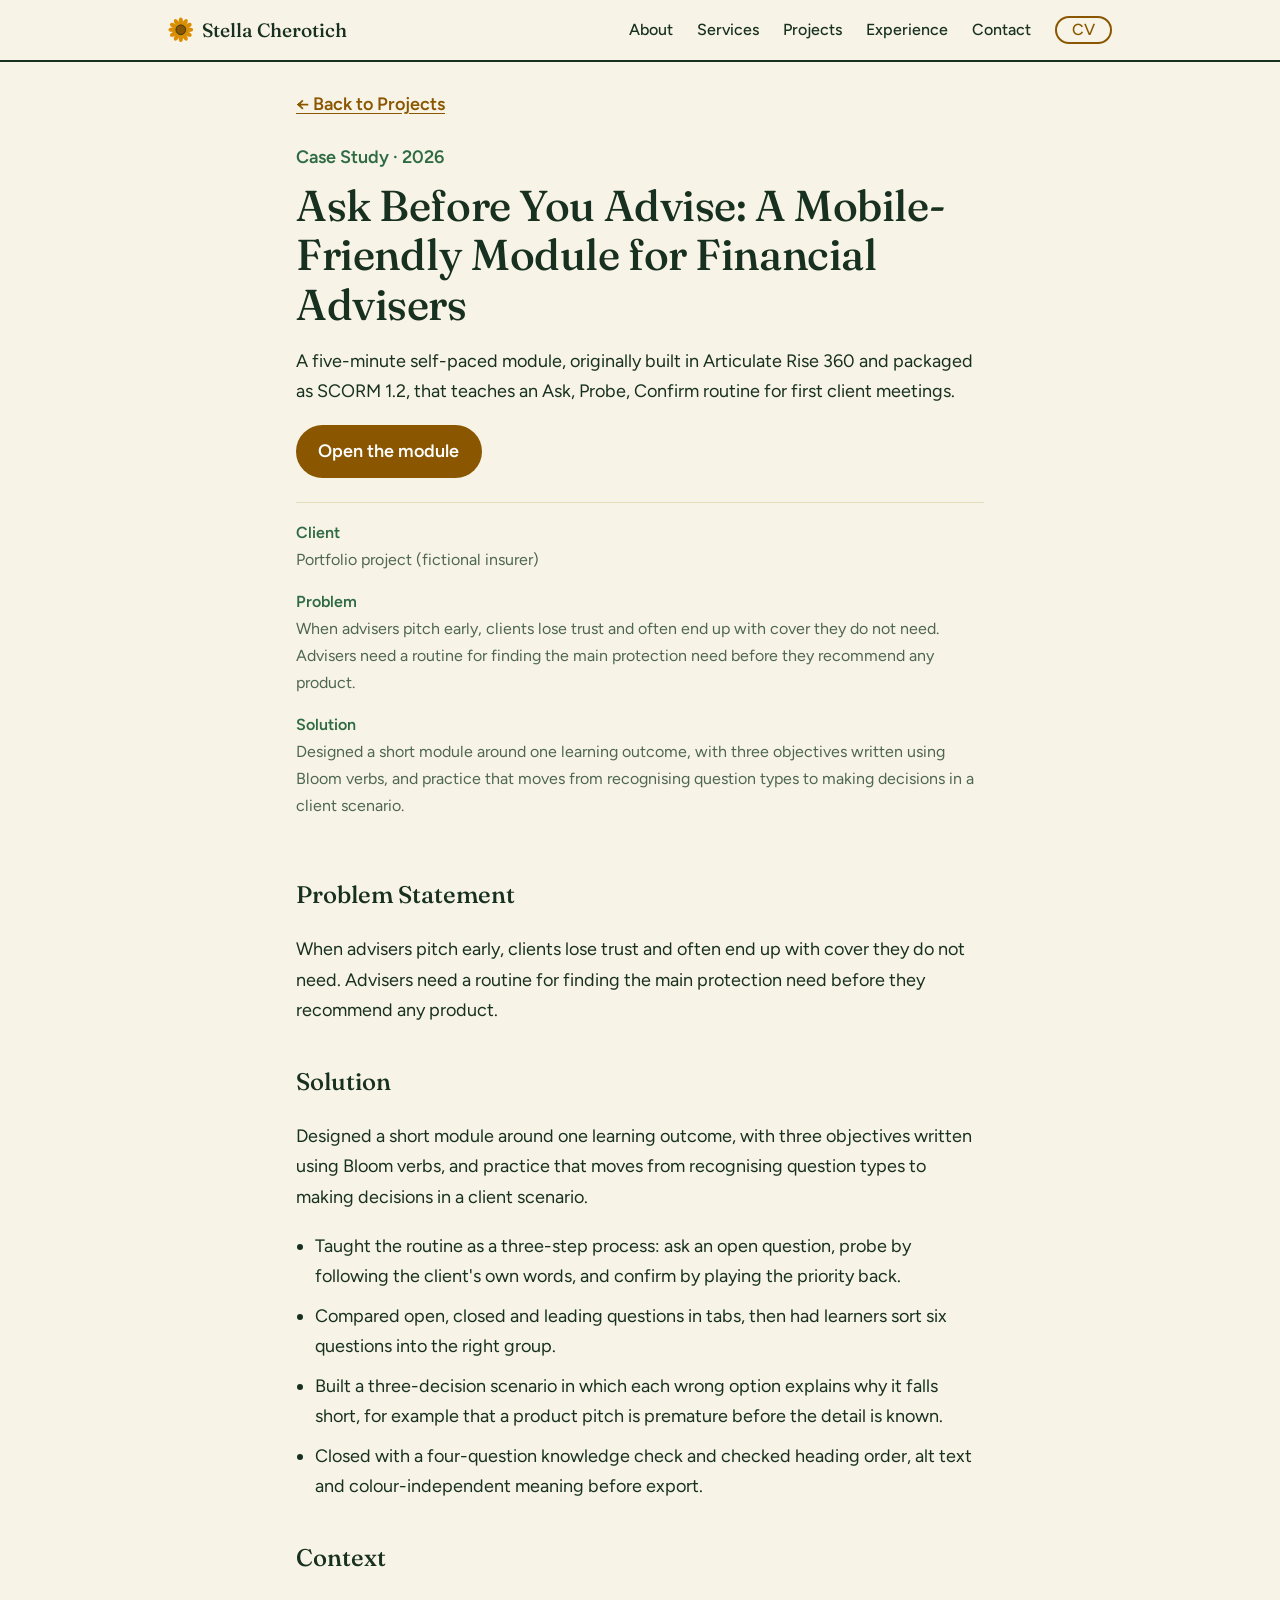
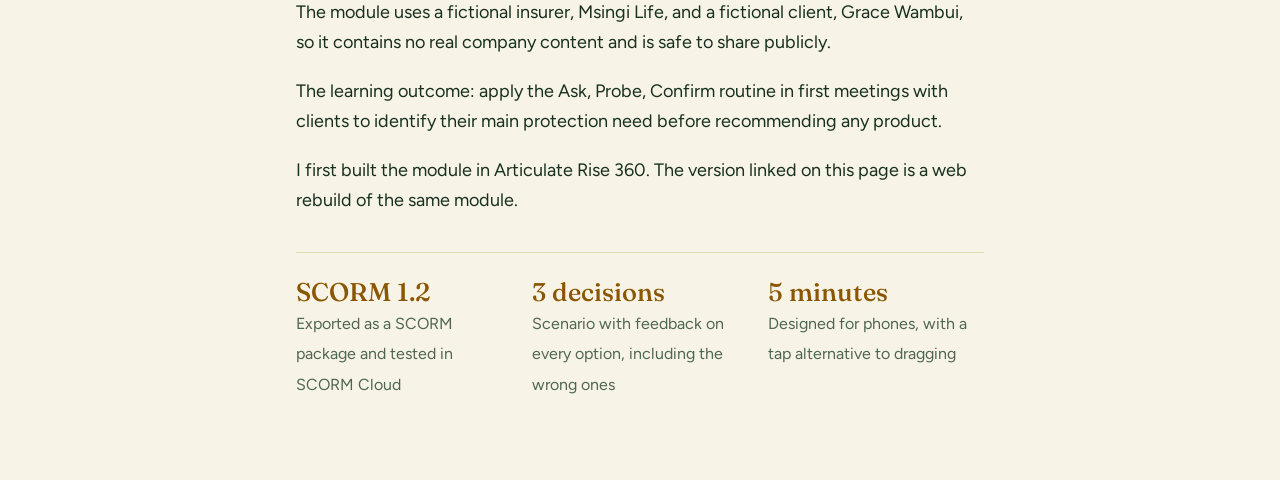
<file: work/ask-before-you-advise/index.html>
<!DOCTYPE html>
<html lang="en">
<head>
  <meta charset="UTF-8">
  <meta name="viewport" content="width=device-width, initial-scale=1.0">
  <title>Ask Before You Advise: A Mobile-Friendly Module for Financial Advisers | Work | Stella Cherotich</title>
  <meta name="description" content="When advisers pitch early, clients lose trust and often end up with cover they do not need. Advisers need a routine for finding the main protection need before they recommend any product.">
  <meta property="og:title" content="Ask Before You Advise: A Mobile-Friendly Module for Financial Advisers | Work | Stella Cherotich">
  <meta property="og:description" content="When advisers pitch early, clients lose trust and often end up with cover they do not need. Advisers need a routine for finding the main protection need before they recommend any product.">
  <meta property="og:type" content="article">
  <meta property="og:site_name" content="Stella Cherotich">
  <meta property="og:url" content="https://stellacherotich.com/work/ask-before-you-advise/">
  <meta property="og:image" content="https://stellacherotich.com/images/work/ask-before-you-advise-share.jpg">
  <meta name="twitter:card" content="summary_large_image">
  <meta name="twitter:title" content="Ask Before You Advise: A Mobile-Friendly Module for Financial Advisers | Work | Stella Cherotich">
  <meta name="twitter:description" content="When advisers pitch early, clients lose trust and often end up with cover they do not need. Advisers need a routine for finding the main protection need before they recommend any product.">
  <meta name="twitter:image" content="https://stellacherotich.com/images/work/ask-before-you-advise-share.jpg">
  <link rel="canonical" href="https://stellacherotich.com/work/ask-before-you-advise/">
  <link rel="preconnect" href="https://fonts.googleapis.com">
  <link href="https://fonts.googleapis.com/css2?family=Fraunces:opsz,wght@9..144,400;9..144,500&family=Figtree:wght@400;500;600&display=swap" rel="stylesheet">
  <link rel="stylesheet" href="/work/case-study.css">
</head>
<body data-project-slug="ask-before-you-advise">
  <div id="case-study-root"></div>
  <script src="/data/projects.js"></script>
  <script src="/work/work-page.js"></script>
</body>
</html>
</file>
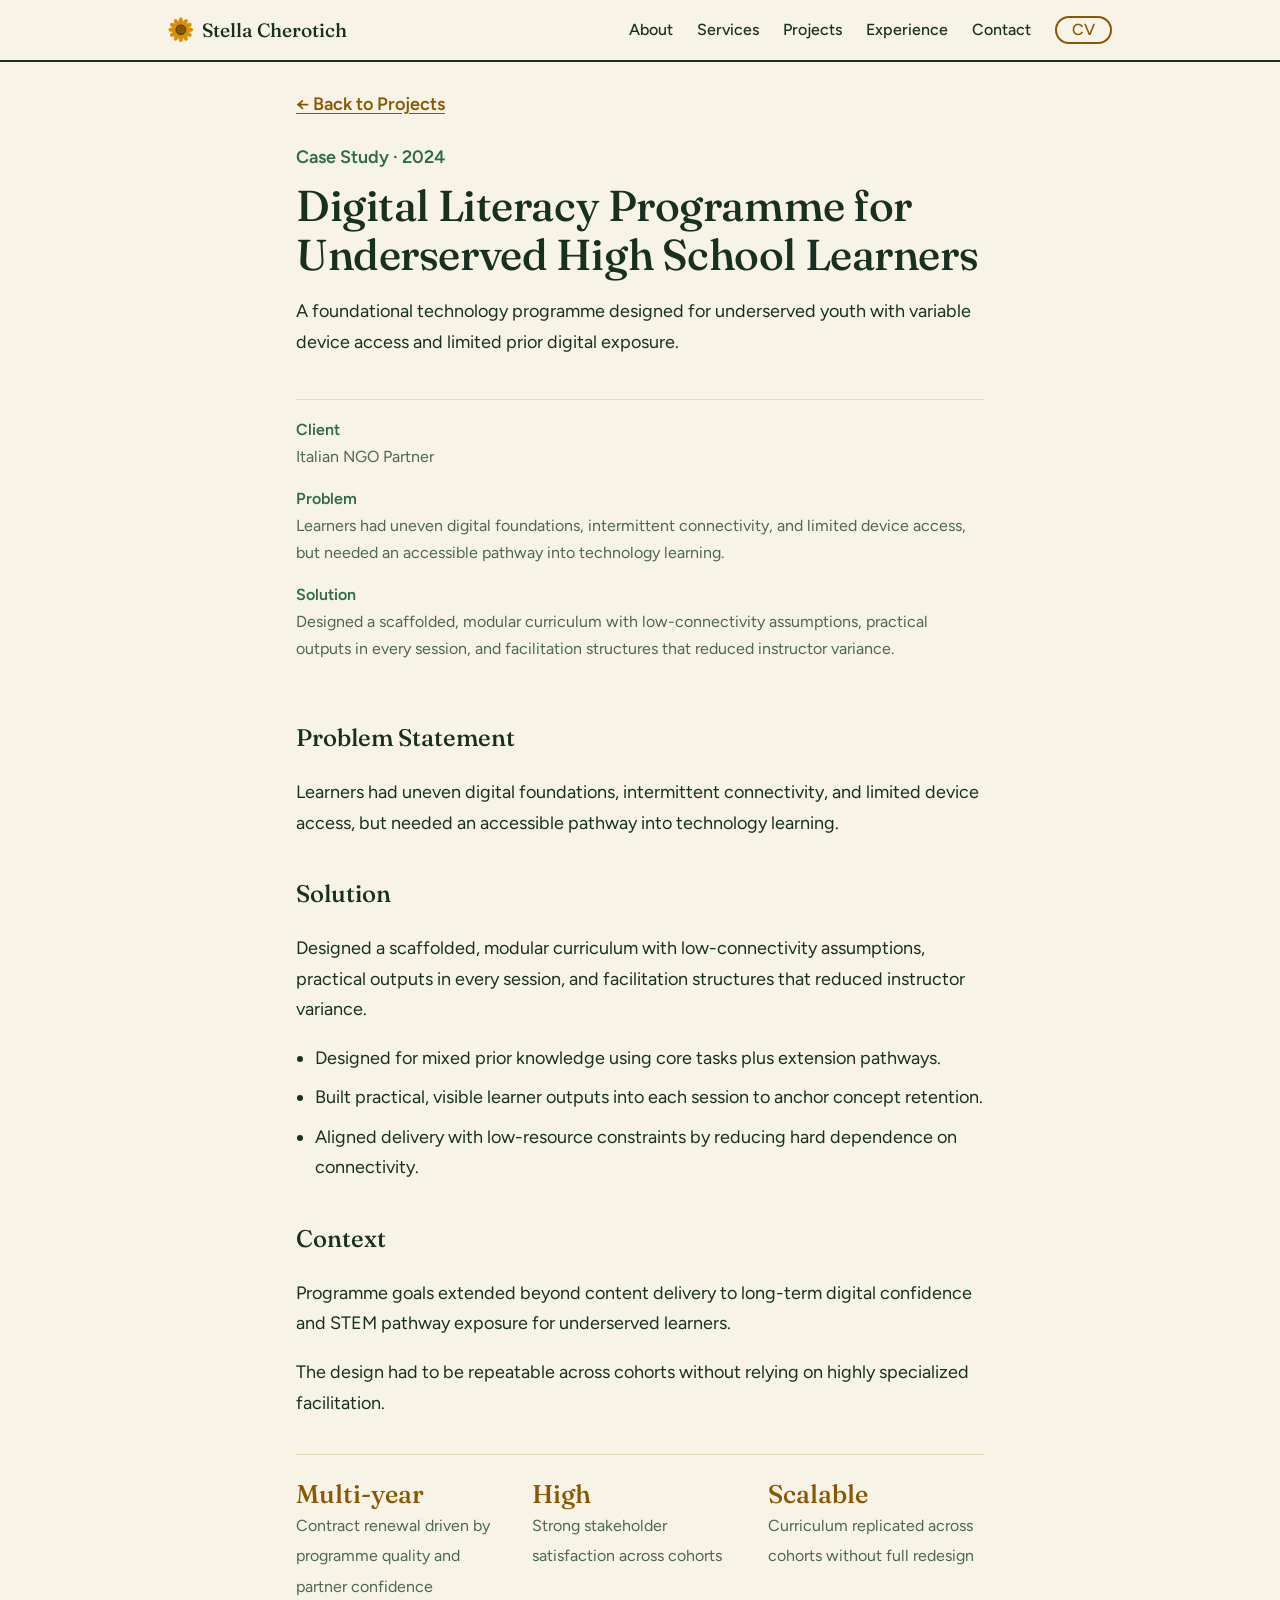
<file: work/digital-literacy-programme/index.html>
<!DOCTYPE html>
<html lang="en">
<head>
  <meta charset="UTF-8">
  <meta name="viewport" content="width=device-width, initial-scale=1.0">
  <title>Digital Literacy Programme for Underserved High School Learners | Work | Stella Cherotich</title>
  <meta name="description" content="Learners had uneven digital foundations, intermittent connectivity, and limited device access, but needed an accessible pathway into technology learning.">
  <meta property="og:title" content="Digital Literacy Programme for Underserved High School Learners | Work | Stella Cherotich">
  <meta property="og:description" content="Learners had uneven digital foundations, intermittent connectivity, and limited device access, but needed an accessible pathway into technology learning.">
  <meta property="og:type" content="article">
  <meta property="og:site_name" content="Stella Cherotich">
  <meta property="og:url" content="https://stellacherotich.com/work/digital-literacy-programme/">
  <meta property="og:image" content="https://stellacherotich.com/images/og-home.jpg">
  <meta name="twitter:card" content="summary_large_image">
  <meta name="twitter:title" content="Digital Literacy Programme for Underserved High School Learners | Work | Stella Cherotich">
  <meta name="twitter:description" content="Learners had uneven digital foundations, intermittent connectivity, and limited device access, but needed an accessible pathway into technology learning.">
  <meta name="twitter:image" content="https://stellacherotich.com/images/og-home.jpg">
  <link rel="canonical" href="https://stellacherotich.com/work/digital-literacy-programme/">
  <link rel="preconnect" href="https://fonts.googleapis.com">
  <link href="https://fonts.googleapis.com/css2?family=Fraunces:opsz,wght@9..144,400;9..144,500&family=Figtree:wght@400;500;600&display=swap" rel="stylesheet">
  <link rel="stylesheet" href="/work/case-study.css">
</head>
<body data-project-slug="digital-literacy-programme">
  <div id="case-study-root"></div>
  <script src="/data/projects.js"></script>
  <script src="/work/work-page.js"></script>
</body>
</html>
</file>
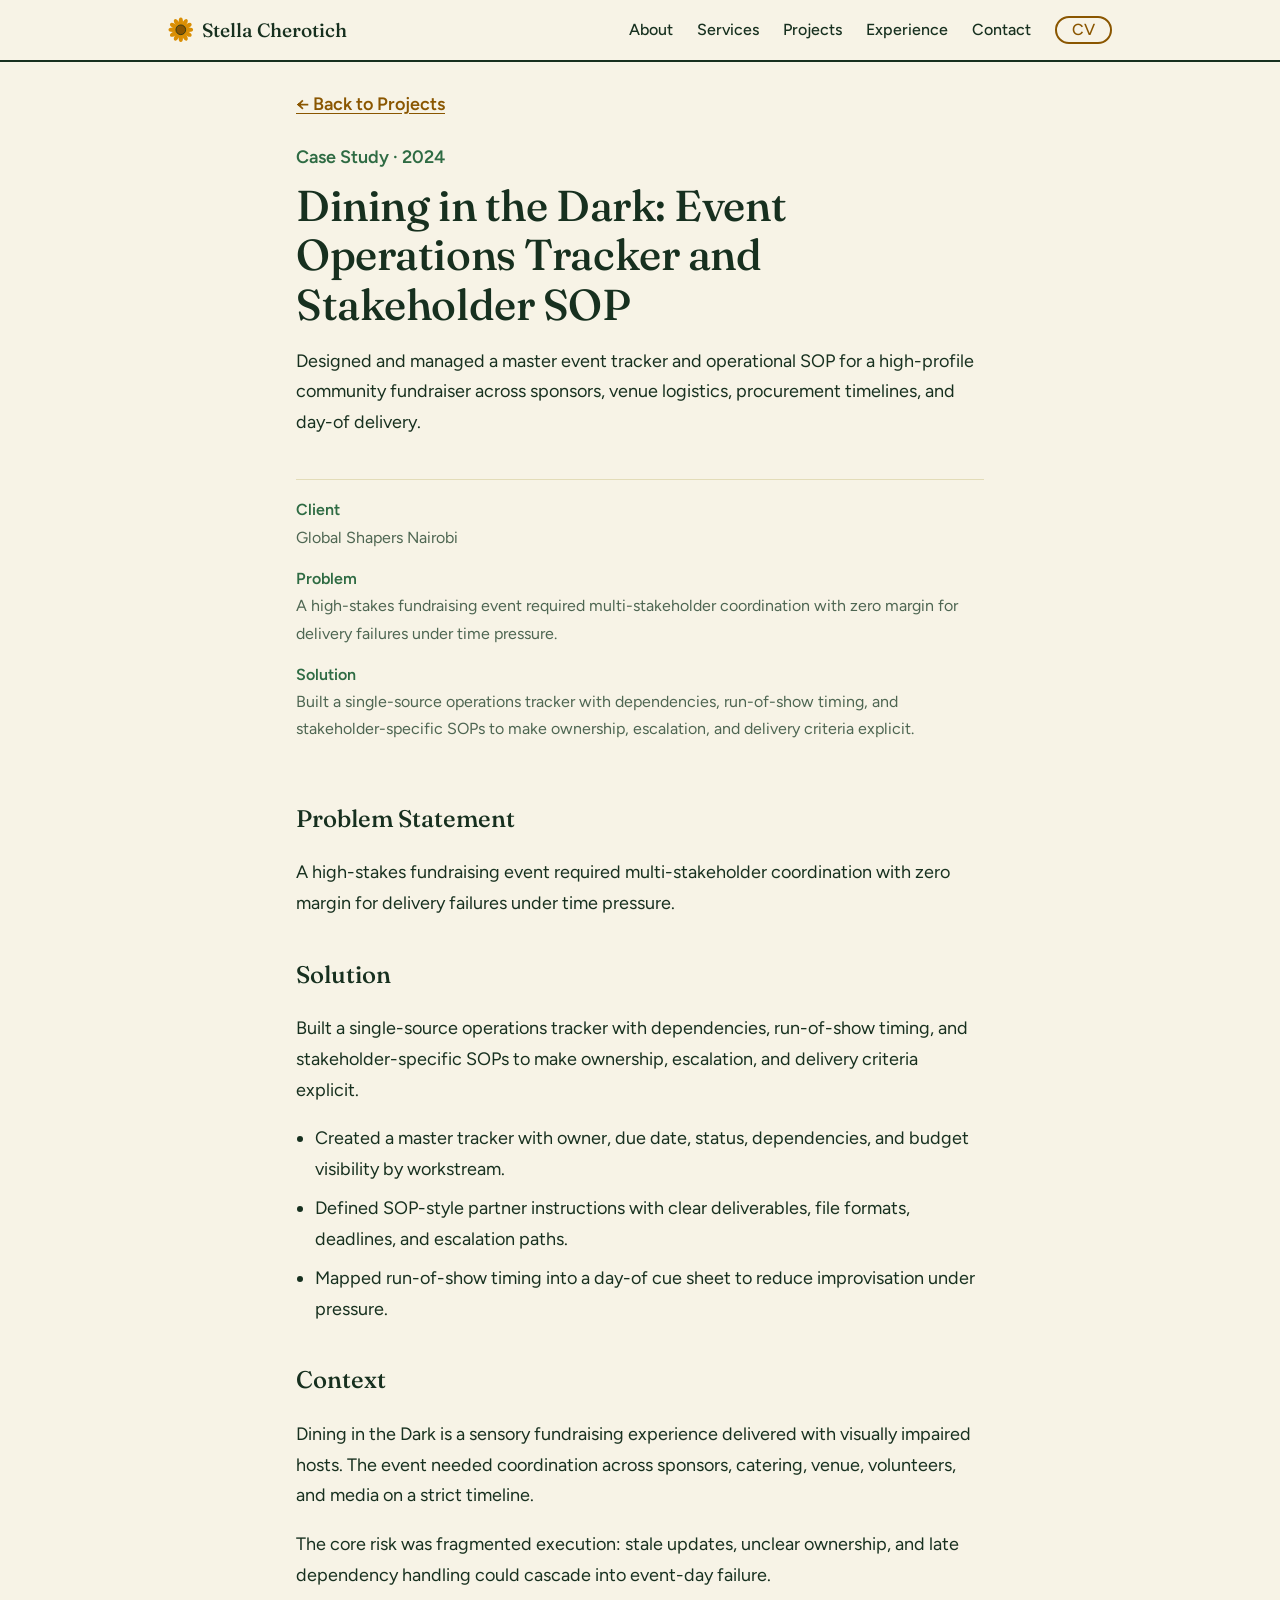
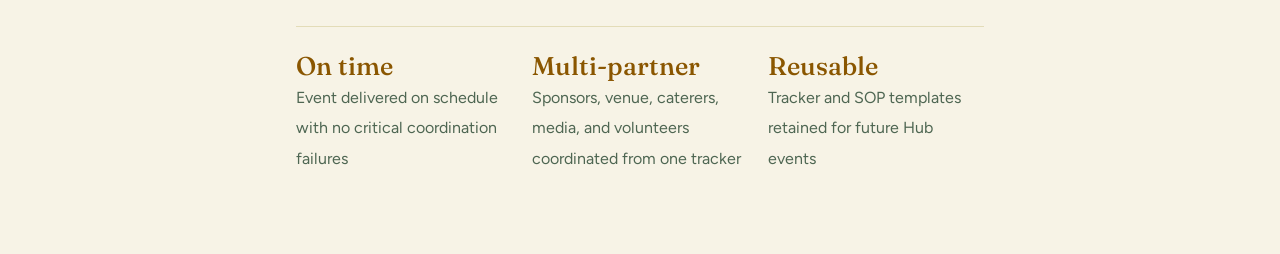
<file: work/dining-in-the-dark-event-ops-tracker/index.html>
<!DOCTYPE html>
<html lang="en">
<head>
  <meta charset="UTF-8">
  <meta name="viewport" content="width=device-width, initial-scale=1.0">
  <title>Dining in the Dark: Event Operations Tracker and Stakeholder SOP | Work | Stella Cherotich</title>
  <meta name="description" content="A high-stakes fundraising event required multi-stakeholder coordination with zero margin for delivery failures under time pressure.">
  <meta property="og:title" content="Dining in the Dark: Event Operations Tracker and Stakeholder SOP | Work | Stella Cherotich">
  <meta property="og:description" content="A high-stakes fundraising event required multi-stakeholder coordination with zero margin for delivery failures under time pressure.">
  <meta property="og:type" content="article">
  <meta property="og:site_name" content="Stella Cherotich">
  <meta property="og:url" content="https://stellacherotich.com/work/dining-in-the-dark-event-ops-tracker/">
  <meta property="og:image" content="https://stellacherotich.com/images/og-home.jpg">
  <meta name="twitter:card" content="summary_large_image">
  <meta name="twitter:title" content="Dining in the Dark: Event Operations Tracker and Stakeholder SOP | Work | Stella Cherotich">
  <meta name="twitter:description" content="A high-stakes fundraising event required multi-stakeholder coordination with zero margin for delivery failures under time pressure.">
  <meta name="twitter:image" content="https://stellacherotich.com/images/og-home.jpg">
  <link rel="canonical" href="https://stellacherotich.com/work/dining-in-the-dark-event-ops-tracker/">
  <link rel="preconnect" href="https://fonts.googleapis.com">
  <link href="https://fonts.googleapis.com/css2?family=Fraunces:opsz,wght@9..144,400;9..144,500&family=Figtree:wght@400;500;600&display=swap" rel="stylesheet">
  <link rel="stylesheet" href="/work/case-study.css">
</head>
<body data-project-slug="dining-in-the-dark-event-ops-tracker">
  <div id="case-study-root"></div>
  <script src="/data/projects.js"></script>
  <script src="/work/work-page.js"></script>
</body>
</html>
</file>
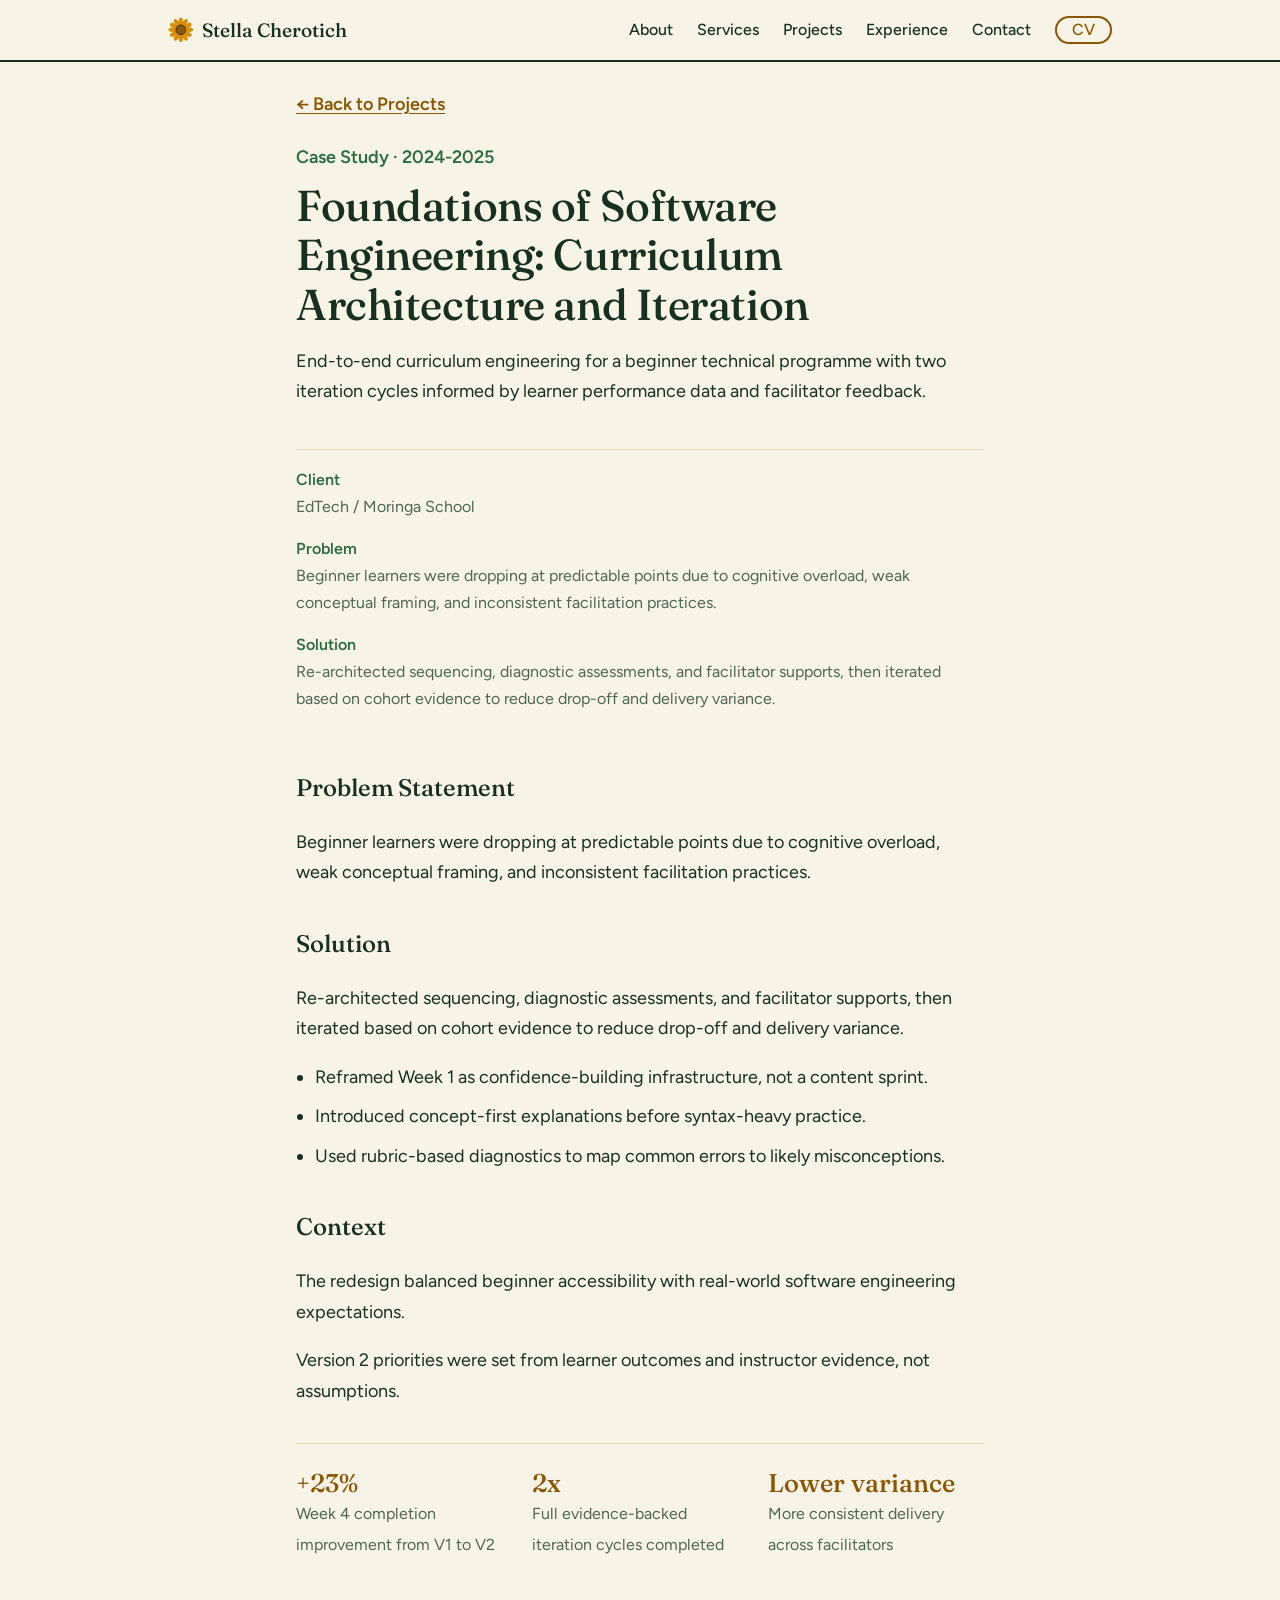
<file: work/foundations-software-engineering/index.html>
<!DOCTYPE html>
<html lang="en">
<head>
  <meta charset="UTF-8">
  <meta name="viewport" content="width=device-width, initial-scale=1.0">
  <title>Foundations of Software Engineering: Curriculum Architecture and Iteration | Work | Stella Cherotich</title>
  <meta name="description" content="Beginner learners were dropping at predictable points due to cognitive overload, weak conceptual framing, and inconsistent facilitation practices.">
  <meta property="og:title" content="Foundations of Software Engineering: Curriculum Architecture and Iteration | Work | Stella Cherotich">
  <meta property="og:description" content="Beginner learners were dropping at predictable points due to cognitive overload, weak conceptual framing, and inconsistent facilitation practices.">
  <meta property="og:type" content="article">
  <meta property="og:site_name" content="Stella Cherotich">
  <meta property="og:url" content="https://stellacherotich.com/work/foundations-software-engineering/">
  <meta property="og:image" content="https://stellacherotich.com/images/og-home.jpg">
  <meta name="twitter:card" content="summary_large_image">
  <meta name="twitter:title" content="Foundations of Software Engineering: Curriculum Architecture and Iteration | Work | Stella Cherotich">
  <meta name="twitter:description" content="Beginner learners were dropping at predictable points due to cognitive overload, weak conceptual framing, and inconsistent facilitation practices.">
  <meta name="twitter:image" content="https://stellacherotich.com/images/og-home.jpg">
  <link rel="canonical" href="https://stellacherotich.com/work/foundations-software-engineering/">
  <link rel="preconnect" href="https://fonts.googleapis.com">
  <link href="https://fonts.googleapis.com/css2?family=Fraunces:opsz,wght@9..144,400;9..144,500&family=Figtree:wght@400;500;600&display=swap" rel="stylesheet">
  <link rel="stylesheet" href="/work/case-study.css">
</head>
<body data-project-slug="foundations-software-engineering">
  <div id="case-study-root"></div>
  <script src="/data/projects.js"></script>
  <script src="/work/work-page.js"></script>
</body>
</html>
</file>
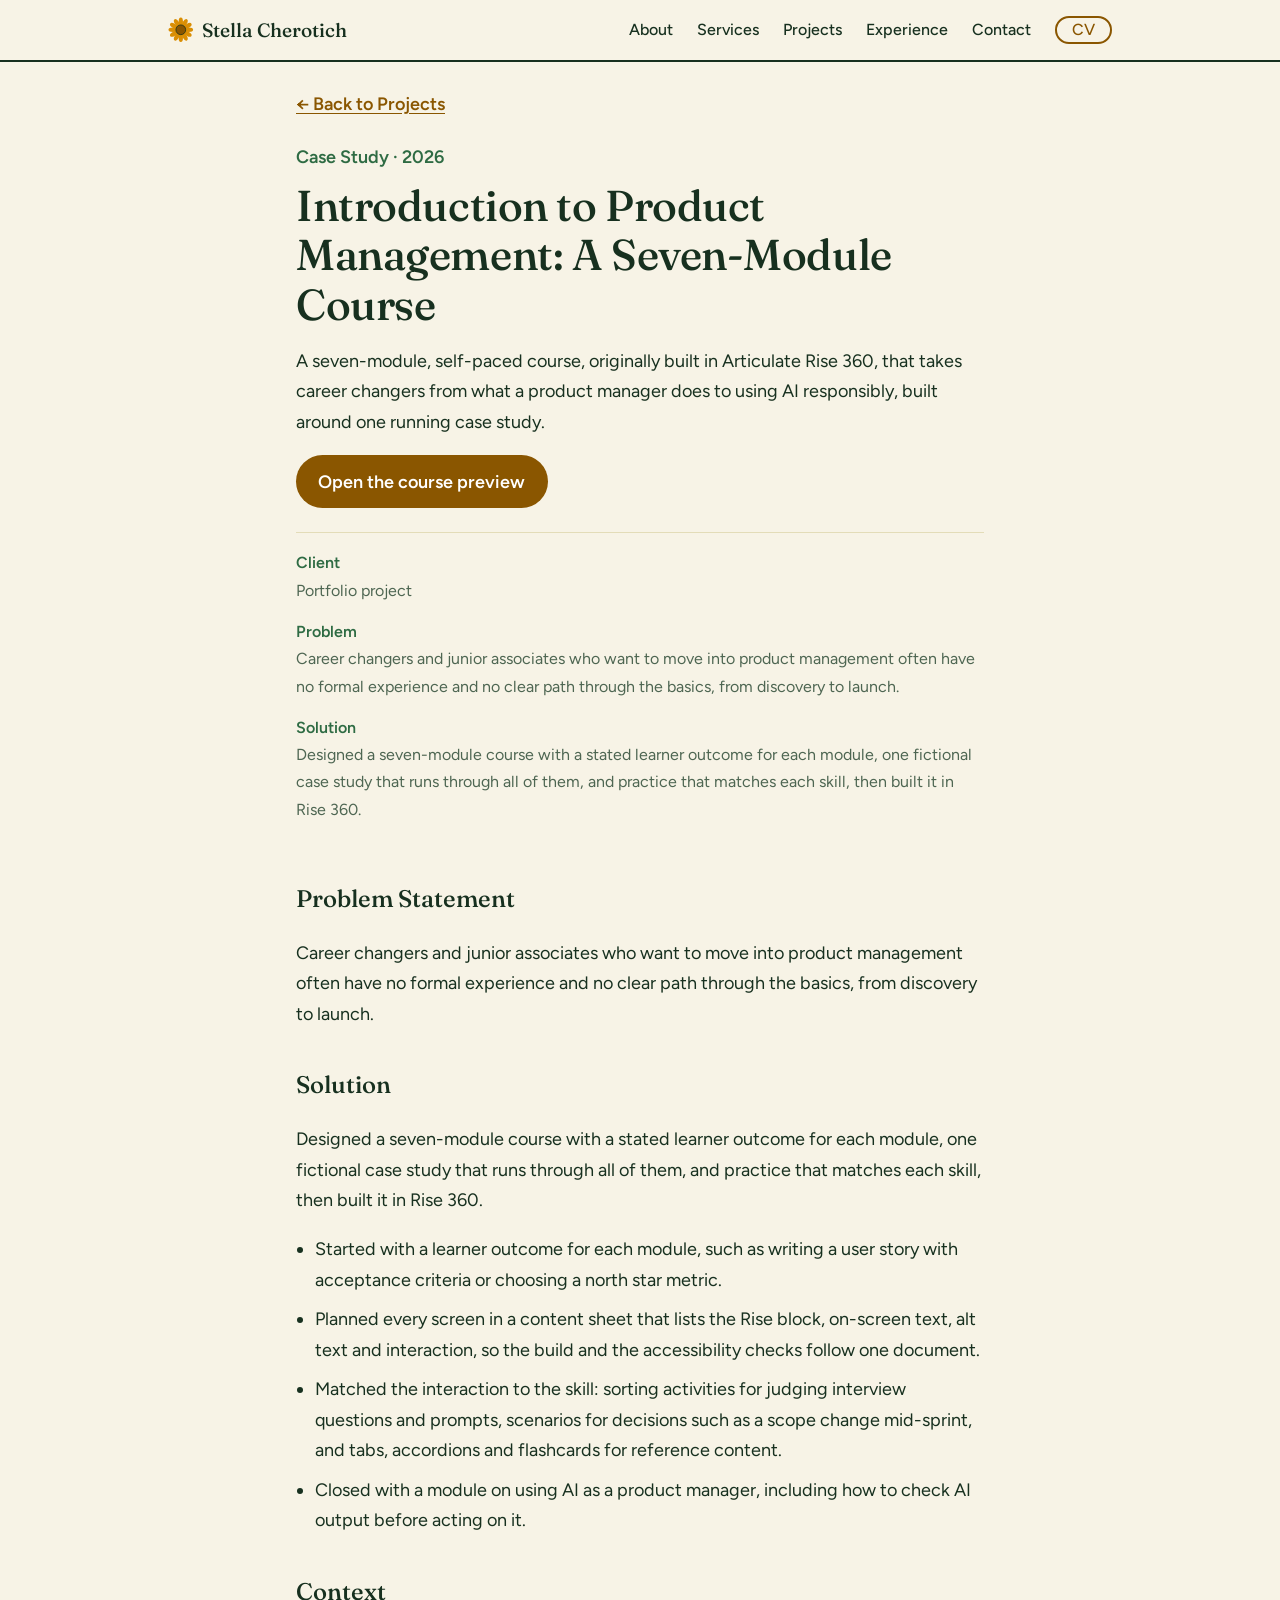
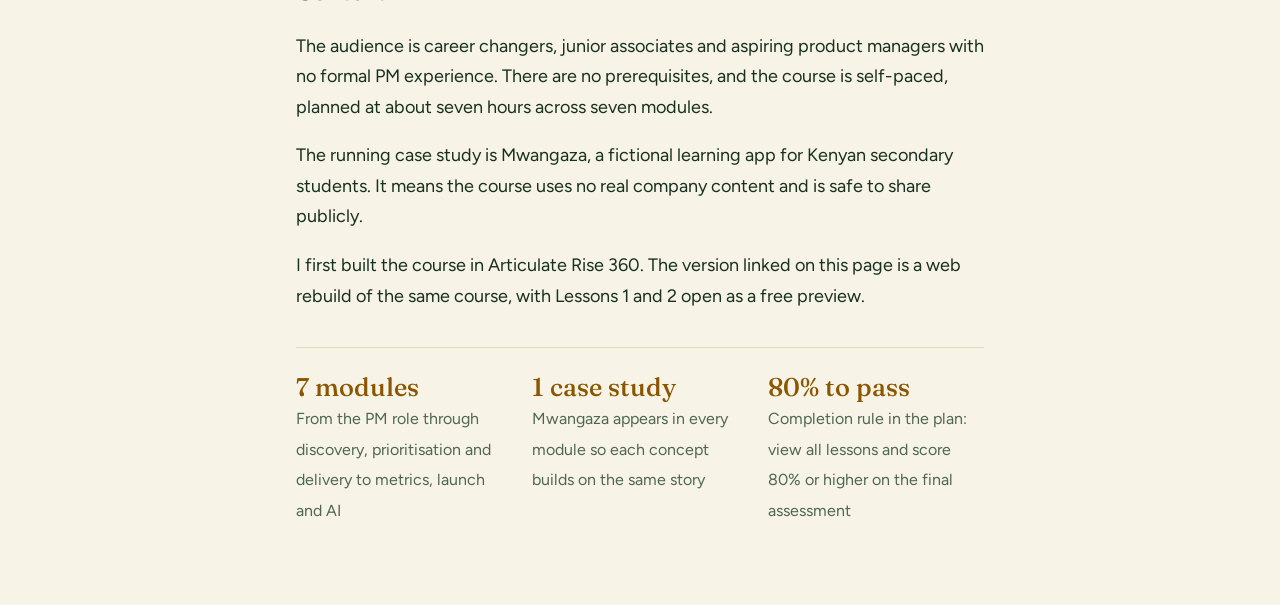
<file: work/introduction-to-product-management/index.html>
<!DOCTYPE html>
<html lang="en">
<head>
  <meta charset="UTF-8">
  <meta name="viewport" content="width=device-width, initial-scale=1.0">
  <title>Introduction to Product Management: A Seven-Module Course | Work | Stella Cherotich</title>
  <meta name="description" content="Career changers and junior associates who want to move into product management often have no formal experience and no clear path through the basics, from discovery to launch.">
  <meta property="og:title" content="Introduction to Product Management: A Seven-Module Course | Work | Stella Cherotich">
  <meta property="og:description" content="Career changers and junior associates who want to move into product management often have no formal experience and no clear path through the basics, from discovery to launch.">
  <meta property="og:type" content="article">
  <meta property="og:site_name" content="Stella Cherotich">
  <meta property="og:url" content="https://stellacherotich.com/work/introduction-to-product-management/">
  <meta property="og:image" content="https://stellacherotich.com/images/work/introduction-to-product-management-og.jpg">
  <meta name="twitter:card" content="summary_large_image">
  <meta name="twitter:title" content="Introduction to Product Management: A Seven-Module Course | Work | Stella Cherotich">
  <meta name="twitter:description" content="Career changers and junior associates who want to move into product management often have no formal experience and no clear path through the basics, from discovery to launch.">
  <meta name="twitter:image" content="https://stellacherotich.com/images/work/introduction-to-product-management-og.jpg">
  <link rel="canonical" href="https://stellacherotich.com/work/introduction-to-product-management/">
  <link rel="preconnect" href="https://fonts.googleapis.com">
  <link href="https://fonts.googleapis.com/css2?family=Fraunces:opsz,wght@9..144,400;9..144,500&family=Figtree:wght@400;500;600&display=swap" rel="stylesheet">
  <link rel="stylesheet" href="/work/case-study.css">
</head>
<body data-project-slug="introduction-to-product-management">
  <div id="case-study-root"></div>
  <script src="/data/projects.js"></script>
  <script src="/work/work-page.js"></script>
</body>
</html>
</file>
<file: style.css>
:root{
  --paper:#F7F3E6; --sage:#F6DF9C; --ink:#17301F; --soft:#4E6652; --olive:#2E6B43; --clay:#D98E04; --clay-dark:#8A5600; --line:#E3DCB8;
  --serif:"Fraunces",Georgia,"Times New Roman",serif;
  --sans:"Figtree",system-ui,-apple-system,"Segoe UI",sans-serif;
}
*,*::before,*::after{box-sizing:border-box}
html{scroll-behavior:smooth;scroll-padding-top:5rem;-webkit-text-size-adjust:100%;color-scheme:light}
body{margin:0;background:var(--paper);color:var(--ink);font:400 1.125rem/1.7 var(--sans);-webkit-font-smoothing:antialiased}
h1,h2,h3{font-family:var(--serif);font-weight:500;line-height:1.2;margin:0 0 .5em;letter-spacing:-.01em}
h1{font-size:clamp(1.7rem,4vw,2.6rem);max-width:30ch;line-height:1.25}
h2{font-size:clamp(1.5rem,3vw,1.9rem);color:var(--ink)}
h3{font-size:1.15rem}
p{margin:0 0 1em;max-width:60ch}
a{color:var(--clay-dark);text-underline-offset:3px;text-decoration-thickness:1px}
a:hover{color:var(--olive);text-decoration-thickness:2px}
:focus-visible{outline:3px solid var(--clay-dark);outline-offset:3px;border-radius:2px}
.wrap{max-width:62rem;margin:0 auto;padding:0 1.5rem}
.skip{position:absolute;left:-999px}
.skip:focus{left:1rem;top:1rem;background:var(--ink);color:#fff;padding:.5rem 1rem;z-index:50}
.site-nav{position:sticky;top:0;z-index:20;background:var(--paper);border-bottom:2px solid var(--ink)}
.site-nav .wrap{display:flex;justify-content:space-between;align-items:center;min-height:3.75rem;gap:1rem}
.brand{font-family:var(--serif);font-weight:500;font-size:1.2rem;color:var(--ink);text-decoration:none;display:inline-flex;align-items:center;gap:.5rem}
.brand-icon{width:1.6rem;height:1.6rem;transition:transform .5s}
.brand:hover .brand-icon{transform:rotate(60deg)}
.nav-links{display:flex;gap:1.5rem;list-style:none;margin:0;padding:0;font-size:1rem}
.nav-links a{color:var(--ink);text-decoration:none;font-weight:500}
.nav-links a:hover{color:var(--olive)}
.nav-links .cv{color:var(--clay-dark);border:2px solid var(--clay-dark);border-radius:999px;padding:.15rem .95rem}
.nav-links .cv:hover{background:var(--clay-dark);color:#fff}
.nav-toggle{display:none;font:500 .95rem var(--sans);background:none;color:var(--ink);border:1px solid var(--ink);border-radius:999px;padding:.4rem 1rem;min-height:44px;cursor:pointer}
@media(max-width:700px){
  .nav-toggle{display:block}
  .nav-links{display:none;position:absolute;left:0;right:0;top:100%;flex-direction:column;gap:0;background:var(--paper);border-bottom:1px solid var(--line);padding:.25rem 1.5rem .75rem}
  .nav-links.open{display:flex}
  .nav-links a{display:block;padding:.8rem 0}
  .nav-links .cv{display:inline-block;margin:.4rem 0;padding:.4rem 1rem}
}
.hero{padding:clamp(3rem,8vw,5.5rem) 0 clamp(2rem,5vw,3rem)}
.hero-grid{display:grid;gap:2rem;align-items:end}
@media(min-width:800px){.hero-grid{grid-template-columns:1.25fr 1fr;gap:3rem}}
.portrait-wrap{position:relative;max-width:26rem;transform:rotate(-.8deg)}
@media(min-width:800px){.portrait-wrap{max-width:none}}
.portrait{margin:0;background:var(--sage);border:2px solid var(--ink);border-radius:1.25rem;overflow:hidden;box-shadow:6px 6px 0 var(--olive)}
.portrait img{display:block;width:100%;height:auto}
.sticker{position:absolute;top:-1.9rem;right:-1.2rem;width:4.75rem;height:4.75rem;transform:rotate(10deg);animation:sticker-spin 40s linear infinite}
@keyframes sticker-spin{from{transform:rotate(10deg)}to{transform:rotate(370deg)}}
.hl{background:linear-gradient(transparent 60%,var(--sage) 60% 92%,transparent 92%);padding:0 .12em;-webkit-box-decoration-break:clone;box-decoration-break:clone}
.results{list-style:none;margin:2.75rem 0 0;padding:0;display:flex;flex-wrap:wrap;gap:1rem 1.25rem}
.results li{display:flex;flex-direction:column;padding:.8rem 1.25rem;background:var(--sage);border:2px solid var(--ink);border-radius:1rem;transform:rotate(-.5deg)}
.results li:nth-child(2){background:#FFFBEF;transform:rotate(.5deg)}
.results li:nth-child(3){transform:rotate(-.3deg)}
.results b{font-family:var(--serif);font-weight:500;font-size:1.75rem;line-height:1.2;color:var(--ink)}
.results span{color:var(--soft);font-size:.98rem}
section.block h2::after{content:"";display:block;width:3.5rem;height:.5rem;margin-top:.3rem;background:url("data:image/svg+xml,%3Csvg xmlns='http://www.w3.org/2000/svg' viewBox='0 0 28 8'%3E%3Cpath d='M0 4Q7 0 14 4T28 4' fill='none' stroke='%23D98E04' stroke-width='2'/%3E%3C/svg%3E") repeat-x;background-size:1.75rem .5rem}
.hello{font-family:"Lora",Georgia,"Times New Roman",serif;color:var(--olive);font-weight:600;font-size:1.1rem;letter-spacing:.01em;margin-bottom:1rem}
.lede{font-size:1.25rem;color:var(--soft);max-width:44ch;margin-top:1.5rem}
section.block{padding:clamp(2rem,5vw,3rem) 0}
section.block+section.block{border-top:1px solid var(--line)}
.list{list-style:none;margin:0;padding:0}
.row{display:grid;gap:.15rem 1.5rem;padding:1.15rem 0;border-top:1px solid var(--line)}
.row:first-child{border-top:0;padding-top:0}
.row-date{color:var(--olive);font-weight:600;font-size:.98rem}
.row-title{font-family:var(--serif);font-weight:500;font-size:1.25rem;line-height:1.3;margin:0 0 .15rem;color:var(--ink)}
a.row{color:var(--ink);text-decoration:none;margin:0 -1rem;padding-left:1rem;padding-right:1rem;border-radius:.9rem;transition:background .15s}
a.row:hover{background:rgba(246,223,156,.4)}
a.row:hover .row-title{color:var(--olive);text-decoration:underline;text-underline-offset:4px}
.row-sub{color:var(--soft);margin:0}
.row-tags{color:var(--soft);font-size:.95rem;margin:.25rem 0 0}
.row-tags span:not(:last-child)::after{content:", "}
@media(min-width:700px){.row{grid-template-columns:9.5rem 1fr}}
.tint{background:var(--sage)}
.services li{margin-bottom:1rem}
.services li strong{display:block;font-family:var(--serif);font-weight:500;font-size:1.1rem}
.services{padding-left:0;list-style:none;margin:0}
.steps{margin:0;padding-left:1.25rem}
.steps li{padding:.2rem 0 .9rem .35rem}
.steps li::marker{font-family:var(--serif);color:var(--clay-dark)}
.steps strong{font-family:var(--serif);font-weight:500;font-size:1.1rem}
blockquote{margin:0 0 1.75rem;padding-left:1.25rem;border-left:3px solid var(--olive)}
blockquote p{margin:0 0 .5rem}
blockquote footer{color:var(--soft);font-size:.98rem}
blockquote footer b{color:var(--ink);font-weight:600}
.btn{display:inline-block;padding:.7rem 1.4rem;background:var(--clay-dark);color:#fff;border:2px solid var(--ink);border-radius:999px;text-decoration:none;font-weight:600;min-height:46px;box-shadow:3px 3px 0 var(--ink);transition:transform .12s,box-shadow .12s,background .12s}
.btn:hover{background:var(--olive);color:#fff;transform:translate(-1px,-1px);box-shadow:4px 4px 0 var(--ink)}
.btn:active{transform:translate(2px,2px);box-shadow:1px 1px 0 var(--ink)}
.actions{display:flex;flex-wrap:wrap;gap:1rem 1.5rem;align-items:center;margin-top:1.25rem}
.contact-list{list-style:none;margin:1rem 0 0;padding:0;font-weight:500}
.contact-list li{padding:.25rem 0}
footer.site{padding:2rem 0 2.5rem;background:var(--ink);border-top:5px solid var(--clay);color:var(--paper);font-size:.95rem}
footer.site .wrap{display:flex;justify-content:space-between;flex-wrap:wrap;gap:.5rem}
@media (prefers-reduced-motion: reduce){html{scroll-behavior:auto}*{transition:none!important;animation:none!important}}
.site-nav .wrap{max-width:62rem}
.goals{margin:0 0 0;padding-left:1.25rem}.goals li{padding:.15rem 0 .15rem .3rem}.goals li::marker{color:var(--clay)}
.contact{background:rgba(246,223,156,.3)}

.check-grid{display:grid;gap:1.25rem;margin:2.5rem 0 2.5rem}
@media(min-width:760px){.check-grid{grid-template-columns:1fr 1fr;gap:1.5rem}}
.check-group{background:#FFFBEF;border:2px solid var(--ink);border-radius:1.25rem;padding:1.25rem 1.4rem .6rem;box-shadow:5px 5px 0 var(--olive)}
.check-group h3{margin:0 0 .5rem}
.checks{list-style:none;margin:0;padding:0;counter-reset:none}
.score-list{list-style:none;margin:0 0 2.5rem;padding:0;display:grid;gap:.5rem}
.score-list li{padding:.2rem 0}
.score-list strong{font-family:var(--serif);font-weight:500;color:var(--clay-dark)}
.checklist-page h2{margin-top:2.5rem}
.checks li{border-top:1px solid var(--line)}
.checks li:first-child{border-top:0}
.checks label{display:grid;grid-template-columns:1.6rem 1fr;gap:.7rem;align-items:start;padding:.8rem 0;min-height:44px;cursor:pointer;font-size:1.02rem;line-height:1.5}
.chk{appearance:none;-webkit-appearance:none;width:1.4rem;height:1.4rem;margin:.1rem 0 0;border:2px solid var(--ink);border-radius:.35rem;background:#fff;cursor:pointer;display:grid;place-content:center;transition:background .12s}
.chk::after{content:"";width:.7rem;height:.38rem;border-left:3px solid #fff;border-bottom:3px solid #fff;transform:rotate(-45deg) translate(1px,-1px);opacity:0}
.chk:checked{background:var(--olive)}
.chk:checked::after{opacity:1}
.checks label:has(.chk:checked) span{color:var(--soft)}
.back{display:inline-block;margin-bottom:1.5rem;font-weight:500}
.score-box{background:var(--sage);border:2px solid var(--ink);border-radius:1rem;padding:1rem 1.4rem;margin:0 0 1.25rem;max-width:30rem}
.score-box p{margin:0}
.score-count{font-size:1.1rem}
.score-count b{font-family:var(--serif);font-weight:500;font-size:2rem;color:var(--ink)}
.score-verdict{font-family:var(--serif);font-size:1.25rem;color:var(--clay-dark)}
.score-list li{padding:.35rem .7rem;border-radius:.6rem;border:2px solid transparent;max-width:30rem}
.score-list li.on{background:#FFFBEF;border-color:var(--ink)}
.reset{font:500 1rem var(--sans);color:var(--clay-dark);background:none;border:2px solid var(--clay-dark);border-radius:999px;padding:.4rem 1.1rem;min-height:44px;cursor:pointer;margin:0 0 .5rem}
.reset:hover{background:var(--clay-dark);color:#fff}
@media print{.site-nav,.back,.reset,.actions,footer.site{display:none}}
</file>
<file: work/case-study.css>
:root{--paper:#F7F3E6;--sage:#F6DF9C;--ink:#17301F;--soft:#4E6652;--olive:#2E6B43;--clay:#D98E04;--clay-dark:#8A5600;--line:#E3DCB8;--serif:"Fraunces",Georgia,"Times New Roman",serif;--sans:"Figtree",system-ui,-apple-system,"Segoe UI",sans-serif}
*,*::before,*::after{box-sizing:border-box}
html{color-scheme:light}
body{margin:0;background:var(--paper);color:var(--ink);font:400 1.125rem/1.7 var(--sans);-webkit-font-smoothing:antialiased}
img{max-width:100%;height:auto;display:block}
a{color:var(--clay-dark);text-underline-offset:3px}
a:hover{color:var(--olive)}
:focus-visible{outline:3px solid var(--clay-dark);outline-offset:3px}
.cs-hero,.cs-content{max-width:46rem;margin:0 auto;padding-left:1.5rem;padding-right:1.5rem}
.cs-hero{padding-top:1.25rem;padding-bottom:2rem}
.cs-back{display:inline-block;font-weight:600;min-height:44px;line-height:44px}
.cs-hero-grid{margin-top:1rem;display:grid;gap:1.5rem}
.cs-tag{color:var(--olive);font-weight:600}
h1{font-family:var(--serif);font-weight:500;font-size:clamp(1.9rem,4.6vw,2.7rem);line-height:1.15;letter-spacing:-.01em;margin:.5rem 0 1rem}
.cs-hero p{max-width:60ch;margin:0 0 1em}
.cs-link{display:inline-block;padding:.7rem 1.4rem;background:var(--clay-dark);color:#fff;border-radius:999px;text-decoration:none;font-weight:600;min-height:46px}
.cs-link:hover{background:var(--ink);color:#fff}
.cs-image{margin:2rem 0 0;width:100%;border-radius:10px}
.cs-details{display:grid;gap:.9rem;font-size:1rem;border-top:1px solid var(--line);padding-top:1rem}
.cs-detail-label{display:block;font-weight:600;color:var(--olive)}
.cs-detail-value{color:var(--soft)}
.cs-content{padding-top:1.5rem;padding-bottom:5rem}
.cs-section{margin-bottom:2.25rem}
h2{font-family:var(--serif);font-weight:500;font-size:1.5rem;margin:0 0 .6rem}
.cs-section ul{padding-left:1.2rem}
.cs-section li{margin-bottom:.55rem}
.cs-impact-grid{display:grid;gap:1.25rem;border-top:1px solid var(--line);padding-top:1.5rem}
.impact-number{display:block;font-family:var(--serif);font-weight:500;font-size:1.6rem;line-height:1.2;color:var(--clay-dark)}
.impact-label{color:var(--soft);font-size:1rem}
.not-found{padding:6rem 1.5rem;max-width:40rem;margin:0 auto}
@media(min-width:760px){.cs-impact-grid{grid-template-columns:repeat(3,1fr)}}

.skip{position:absolute;left:-999px}
.skip:focus{left:1rem;top:1rem;background:var(--ink);color:#fff;padding:.5rem 1rem;z-index:50}
.site-nav{position:sticky;top:0;z-index:20;background:var(--paper);border-bottom:2px solid var(--ink)}
.site-nav .wrap{display:flex;justify-content:space-between;align-items:center;min-height:3.75rem;gap:1rem;max-width:62rem;margin:0 auto;padding:0 1.5rem}
.brand{font-family:var(--serif);font-weight:500;font-size:1.2rem;color:var(--ink);text-decoration:none;display:inline-flex;align-items:center;gap:.5rem}
.brand-icon{width:1.6rem;height:1.6rem;transition:transform .5s}
.brand:hover .brand-icon{transform:rotate(60deg)}
.nav-links{display:flex;gap:1.5rem;list-style:none;margin:0;padding:0;font-size:1rem}
.nav-links a{color:var(--ink);text-decoration:none;font-weight:500}
.nav-links a:hover{color:var(--olive)}
.nav-links .cv{color:var(--clay-dark);border:2px solid var(--clay-dark);border-radius:999px;padding:.15rem .95rem}
.nav-links .cv:hover{background:var(--clay-dark);color:#fff}
.nav-toggle{display:none;font:500 .95rem var(--sans);background:none;color:var(--ink);border:1px solid var(--ink);border-radius:999px;padding:.4rem 1rem;min-height:44px;cursor:pointer}
@media(max-width:700px){
  .nav-toggle{display:block}
  .nav-links{display:none;position:absolute;left:0;right:0;top:100%;flex-direction:column;gap:0;background:var(--paper);border-bottom:1px solid var(--line);padding:.25rem 1.5rem .75rem}
  .nav-links.open{display:flex}
  .nav-links a{display:block;padding:.8rem 0}
  .nav-links .cv{display:inline-block;margin:.4rem 0;padding:.4rem 1rem}
}
</file>
